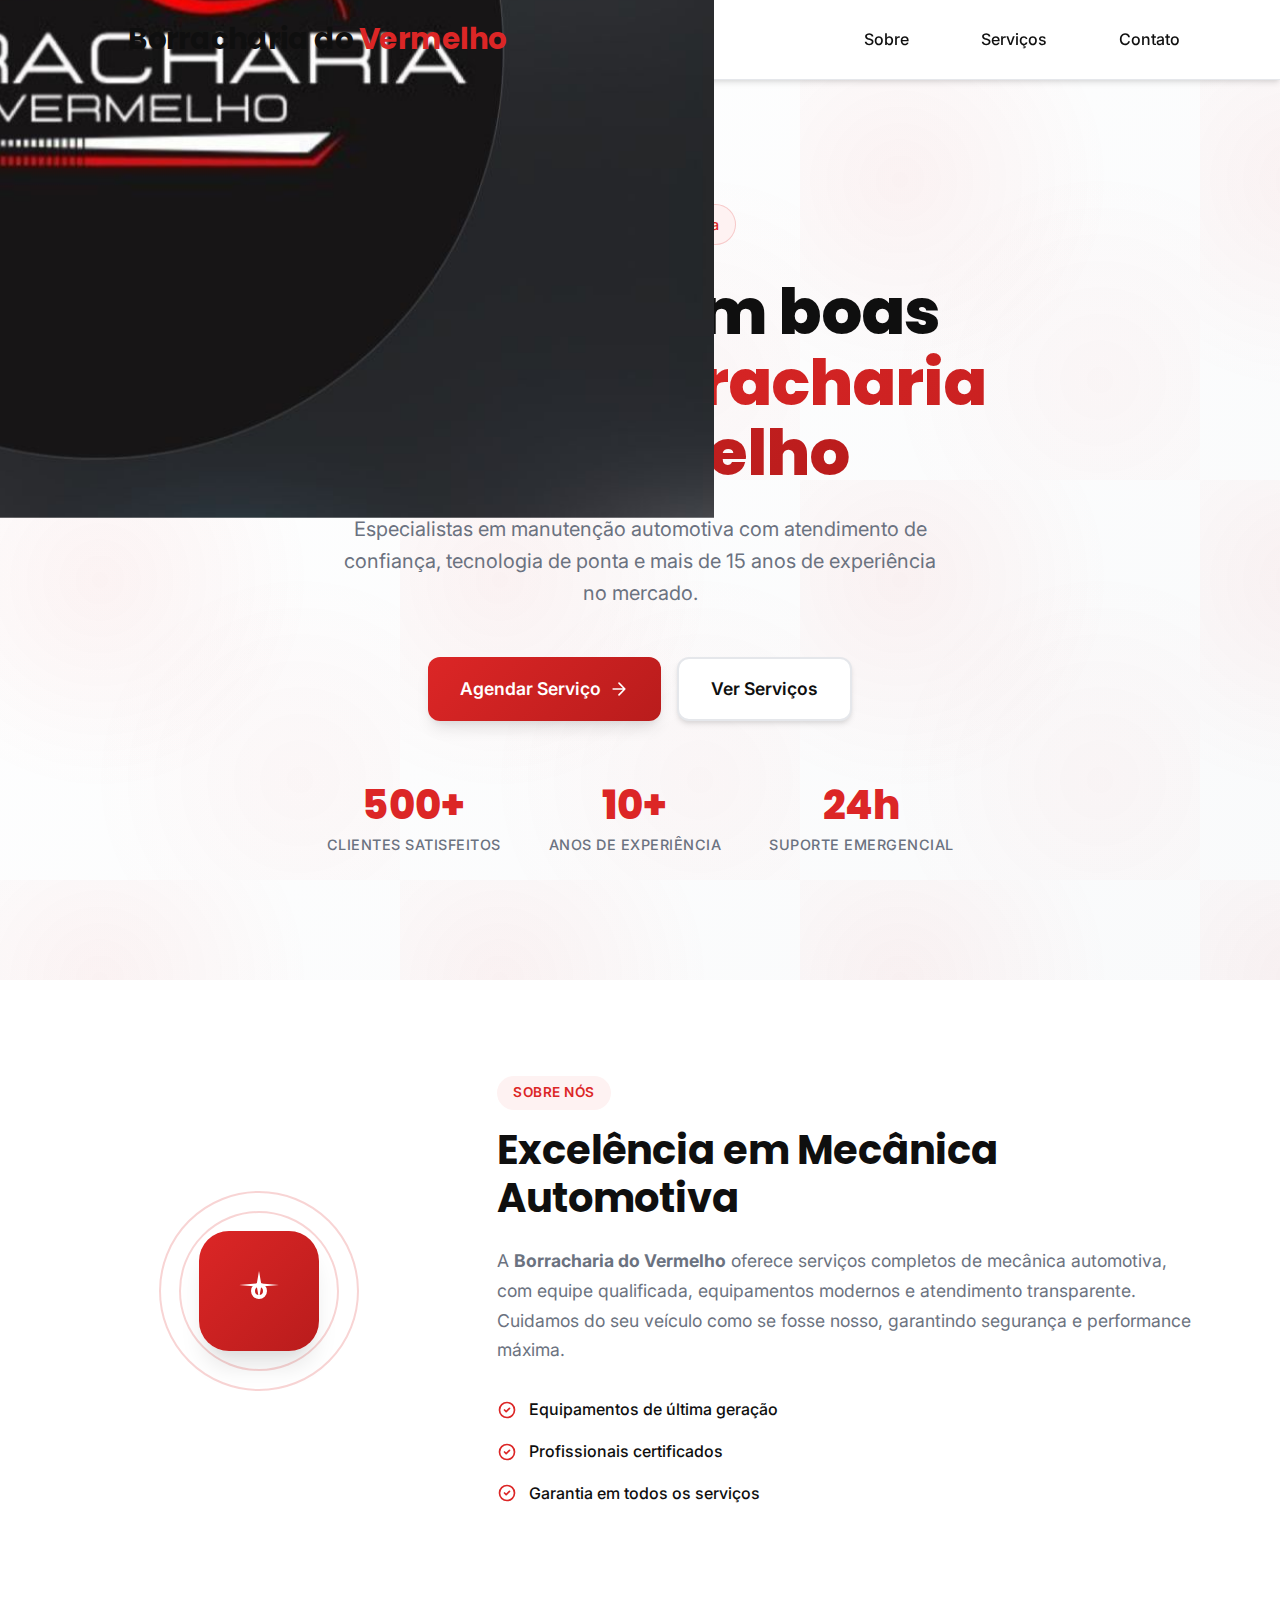
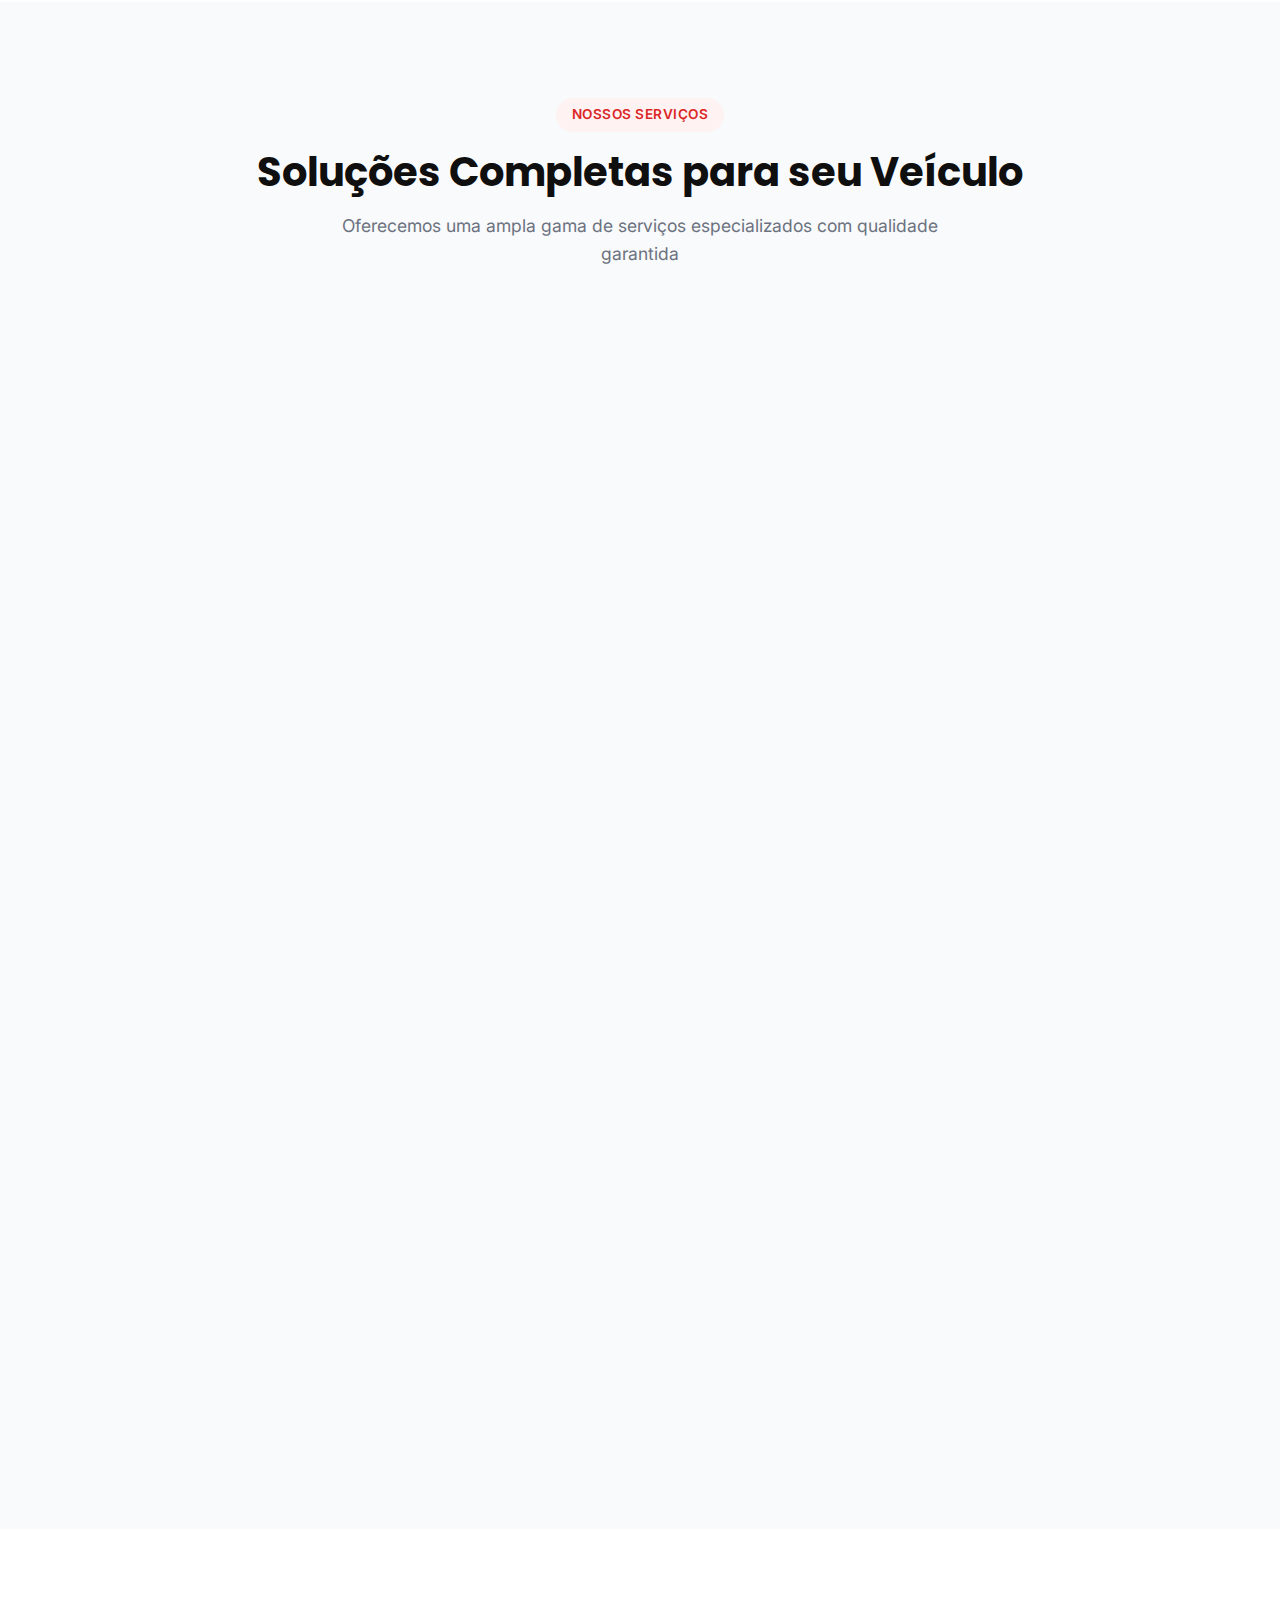
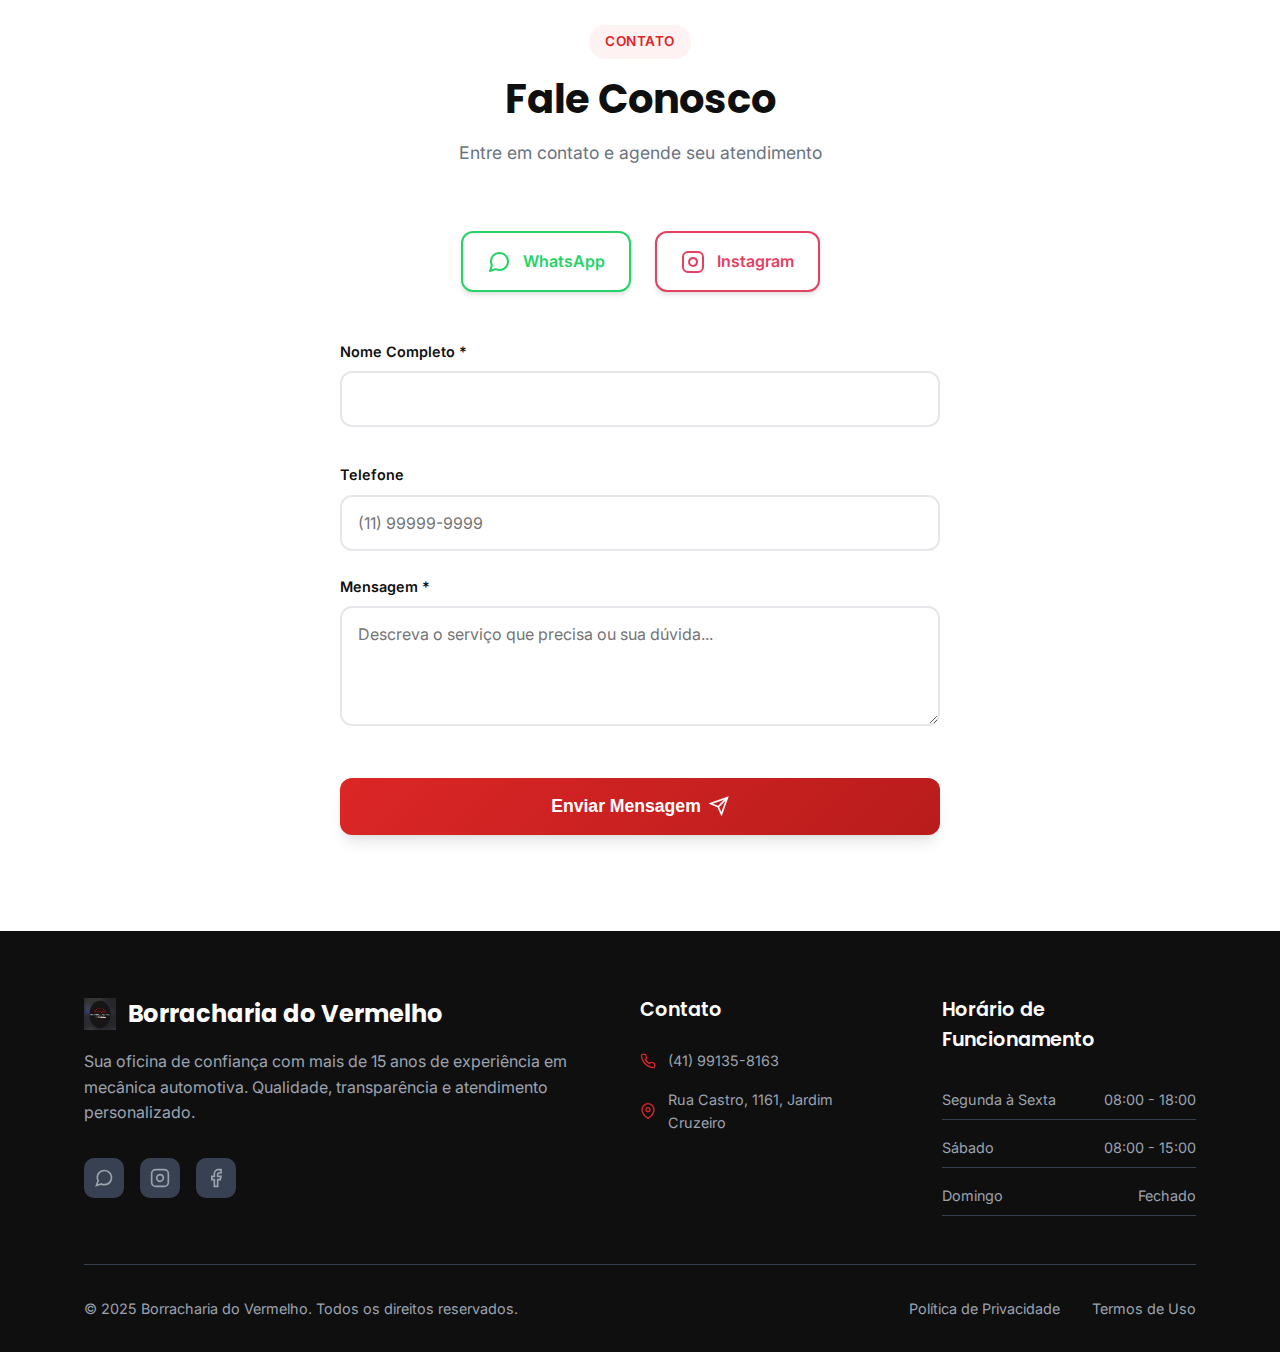
<file: index.html>
<!DOCTYPE html>
<html lang="pt-br">
<head>
  <meta charset="UTF-8" />
  <meta name="viewport" content="width=device-width, initial-scale=1.0"/>
  <title>Borracharia do Vermelho - Oficina Mecânica Profissional</title>
  <meta name="description" content="Borracharia do Vermelho - Oficina especializada em balanceamento, alinhamento digital, cambagem, vulcanização e troca de óleo. Rua Castro, 1161, Jardim Cruzeiro. Atendimento de segunda a sexta das 08h às 18h.">
  <meta name="keywords" content="balanceamento, alinhamento digital, cambagem, remendo a frio, vulcanização, troca de óleo, oficina, pneus">
  
  <!-- Fonts -->
  <link href="https://fonts.googleapis.com/css2?family=Inter:wght@300;400;500;600;700;800&family=Poppins:wght@400;500;600;700;800&display=swap" rel="stylesheet">
  
  <!-- Bootstrap Icons -->
  <link rel="stylesheet" href="https://cdn.jsdelivr.net/npm/bootstrap-icons@1.11.3/font/bootstrap-icons.min.css">
  
  <!-- CSS -->
  <link rel="stylesheet" href="style.css">
  
  <!-- Favicon -->
  <link rel="icon" type="image/svg+xml" href="data:image/svg+xml,%3Csvg xmlns='http://www.w3.org/2000/svg' viewBox='0 0 24 24' fill='%23dc2626'%3E%3Cpath d='M12 2L13.09 8.26L22 9L13.09 9.74L12 16L10.91 9.74L2 9L10.91 8.26L12 2Z'/%3E%3C/svg%3E">
</head>
<body>
  <!-- Header -->
  <header class="header" id="header">
    <div class="container header-content">
      <a href="#" class="logo" aria-label="TorqueMax - Página inicial">
        <div class="logo-icon">
          <img src="public/images/logo-borracharia.jpg" alt="Borracharia do Vermelho" />
        </div>
        <span class="logo-text">Borracharia do <span class="red">Vermelho</span></span>
      </a>
      
      <nav class="nav" id="nav" role="navigation">
        <ul>
          <li><a href="#sobre">Sobre</a></li>
          <li><a href="#servicos">Serviços</a></li>
          <li><a href="#contato">Contato</a></li>
        </ul>
      </nav>
      
      <button class="hamburger" id="hamburger" aria-label="Abrir menu de navegação" aria-expanded="false">
        <span></span>
        <span></span>
        <span></span>
      </button>
    </div>
    
    <!-- Mobile Sidebar -->
    <aside class="sidebar" id="sidebar" role="navigation" aria-label="Menu de navegação móvel">
      <div class="sidebar-header">
        <div class="sidebar-logo">
          <img src="public/images/logo-borracharia.jpg" alt="Borracharia do Vermelho" width="32" height="32" />
          <span>Borracharia do Vermelho</span>
        </div>
        <button class="close-sidebar" id="closeSidebar" aria-label="Fechar menu">
          <i class="bi bi-x-lg"></i>
        </button>
      </div>
      <ul>
        <li><a href="#sobre">Sobre</a></li>
        <li><a href="#servicos">Serviços</a></li>
        <li><a href="#contato">Contato</a></li>
      </ul>
    </aside>
    
    <div class="sidebar-overlay" id="sidebarOverlay" aria-hidden="true"></div>
  </header>

  <!-- Hero Section -->
  <section class="hero" id="home">
    <div class="hero-background">
      <div class="hero-pattern"></div>
    </div>
    <div class="container">
      <div class="hero-content">
        <div class="hero-badge">
          <svg width="20" height="20" viewBox="0 0 24 24" fill="none" xmlns="http://www.w3.org/2000/svg">
            <path d="M9 12l2 2 4-4m6 2a9 9 0 11-18 0 9 9 0 0118 0z" stroke="currentColor" stroke-width="2" stroke-linecap="round" stroke-linejoin="round"/>
          </svg>
          <span>Oficina Certificada</span>
        </div>
        
        <h1>Seu carro em boas mãos na <span class="red">Borracharia do Vermelho</span></h1>
        
        <p>Especialistas em manutenção automotiva com atendimento de confiança, tecnologia de ponta e mais de 15 anos de experiência no mercado.</p>
        
        <div class="hero-buttons">
          <a href="#contato" class="btn-primary">
            <span>Agendar Serviço</span>
            <svg width="20" height="20" viewBox="0 0 24 24" fill="none" xmlns="http://www.w3.org/2000/svg">
              <path d="M5 12h14m-7-7l7 7-7 7" stroke="currentColor" stroke-width="2" stroke-linecap="round" stroke-linejoin="round"/>
            </svg>
          </a>
          <a href="#servicos" class="btn-secondary">
            <span>Ver Serviços</span>
          </a>
        </div>
      </div>
      
      <div class="hero-stats">
        <div class="stat">
          <div class="stat-number">500+</div>
          <div class="stat-label">Clientes Satisfeitos</div>
        </div>
        <div class="stat">
          <div class="stat-number">10+</div>
          <div class="stat-label">Anos de Experiência</div>
        </div>
        <div class="stat">
          <div class="stat-number">24h</div>
          <div class="stat-label">Suporte Emergencial</div>
        </div>
      </div>
    </div>
  </section>

  <!-- Sobre a Oficina -->
  <section class="sobre" id="sobre">
    <div class="container">
      <div class="sobre-content">
        <div class="sobre-visual">
          <div class="sobre-icon">
            <svg width="48" height="48" viewBox="0 0 24 24" fill="none" xmlns="http://www.w3.org/2000/svg">
              <path d="M12 2L13.09 8.26L22 9L13.09 9.74L12 16L10.91 9.74L2 9L10.91 8.26L12 2Z" fill="currentColor"/>
              <circle cx="12" cy="12" r="3" fill="none" stroke="currentColor" stroke-width="2"/>
            </svg>
          </div>
          <div class="sobre-decorative">
            <div class="decorative-circle"></div>
            <div class="decorative-circle"></div>
          </div>
        </div>
        
        <div class="sobre-text">
          <div class="section-badge">Sobre Nós</div>
          <h2>Excelência em Mecânica Automotiva</h2>
          <p>
            A <strong>Borracharia do Vermelho</strong> oferece serviços completos de mecânica automotiva, com equipe qualificada, equipamentos modernos e atendimento transparente. Cuidamos do seu veículo como se fosse nosso, garantindo segurança e performance máxima.
          </p>
          
          <div class="sobre-features">
            <div class="feature">
              <svg width="20" height="20" viewBox="0 0 24 24" fill="none" xmlns="http://www.w3.org/2000/svg">
                <path d="M9 12l2 2 4-4m6 2a9 9 0 11-18 0 9 9 0 0118 0z" stroke="currentColor" stroke-width="2" stroke-linecap="round" stroke-linejoin="round"/>
              </svg>
              <span>Equipamentos de última geração</span>
            </div>
            <div class="feature">
              <svg width="20" height="20" viewBox="0 0 24 24" fill="none" xmlns="http://www.w3.org/2000/svg">
                <path d="M9 12l2 2 4-4m6 2a9 9 0 11-18 0 9 9 0 0118 0z" stroke="currentColor" stroke-width="2" stroke-linecap="round" stroke-linejoin="round"/>
              </svg>
              <span>Profissionais certificados</span>
            </div>
            <div class="feature">
              <svg width="20" height="20" viewBox="0 0 24 24" fill="none" xmlns="http://www.w3.org/2000/svg">
                <path d="M9 12l2 2 4-4m6 2a9 9 0 11-18 0 9 9 0 0118 0z" stroke="currentColor" stroke-width="2" stroke-linecap="round" stroke-linejoin="round"/>
              </svg>
              <span>Garantia em todos os serviços</span>
            </div>
          </div>
        </div>
      </div>
    </div>
  </section>

  <!-- Nossos Serviços -->
  <section class="servicos" id="servicos">
    <div class="container">
      <div class="section-header">
        <div class="section-badge">Nossos Serviços</div>
        <h2>Soluções Completas para seu Veículo</h2>
        <p>Oferecemos uma ampla gama de serviços especializados com qualidade garantida</p>
      </div>
      
      <div class="servicos-cards">
  <article class="card">
    <div class="card-icon">
      <svg width="32" height="32" viewBox="0 0 24 24" fill="none" xmlns="http://www.w3.org/2000/svg">
  <circle cx="12" cy="12" r="8" stroke="currentColor" stroke-width="2"/>
  <circle cx="12" cy="12" r="4" stroke="currentColor" stroke-width="1"/>
  <rect x="11" y="4" width="2" height="3" fill="currentColor" rx="1"/>
  <rect x="11" y="17" width="2" height="3" fill="currentColor" rx="1"/>
  <rect x="4" y="11" width="3" height="2" fill="currentColor" rx="1"/>
  <rect x="17" y="11" width="3" height="2" fill="currentColor" rx="1"/>
  <circle cx="12" cy="12" r="1" fill="currentColor"/>
</svg>
    </div>
    <h3>Balanceamento</h3>
    <p>Balanceamento preciso de rodas para eliminar vibrações e garantir dirigibilidade perfeita.</p>
    <div class="card-footer">
    </div>
  </article>
  
  <article class="card featured">
    <div class="card-badge">Mais Procurado</div>
    <div class="card-icon">
      <svg width="32" height="32" viewBox="0 0 24 24" fill="none" xmlns="http://www.w3.org/2000/svg">
  <rect x="2" y="4" width="20" height="12" rx="2" stroke="currentColor" stroke-width="2"/>
  <rect x="4" y="6" width="16" height="8" rx="1" fill="currentColor" opacity="0.1"/>
  <path d="M6 10h12M6 12h8M6 14h10" stroke="currentColor" stroke-width="1"/>
  <circle cx="18" cy="10" r="1" fill="currentColor"/>
  <path d="M2 18h20" stroke="currentColor" stroke-width="2" stroke-linecap="round"/>
  <path d="M8 16v2M16 16v2" stroke="currentColor" stroke-width="1"/>
</svg>
    </div>
    <h3>Alinhamento Digital</h3>
    <p>Alinhamento computadorizado de última geração para máxima precisão e economia de combustível.</p>
    <div class="card-footer">
    </div>
  </article>
  
  <article class="card">
    <div class="card-icon">
      <svg width="32" height="32" viewBox="0 0 24 24" fill="none" xmlns="http://www.w3.org/2000/svg">
  <ellipse cx="12" cy="12" rx="6" ry="8" stroke="currentColor" stroke-width="2" transform="rotate(-10 12 12)"/>
  <ellipse cx="12" cy="12" rx="3" ry="4" stroke="currentColor" stroke-width="1" transform="rotate(-10 12 12)"/>
  <path d="M12 4v16" stroke="currentColor" stroke-width="1" stroke-dasharray="2,2" opacity="0.5"/>
  <path d="M6 6l12 12" stroke="currentColor" stroke-width="1" opacity="0.3"/>
  <text x="18" y="8" font-size="8" fill="currentColor">°</text>
</svg>
    </div>
    <h3>Cambagem</h3>
    <p>Ajuste profissional da cambagem para melhor aderência e desgaste uniforme dos pneus.</p>
    <div class="card-footer">
    </div>
  </article>
  
  <article class="card">
    <div class="card-icon">
      <svg width="32" height="32" viewBox="0 0 24 24" fill="none" xmlns="http://www.w3.org/2000/svg">
  <circle cx="12" cy="12" r="8" stroke="currentColor" stroke-width="2"/>
  <circle cx="12" cy="12" r="4" stroke="currentColor" stroke-width="1"/>
  <rect x="9" y="10" width="6" height="4" fill="currentColor" rx="1" opacity="0.8"/>
  <path d="M10 11h4M10 12h4M10 13h4" stroke="white" stroke-width="0.5"/>
  <path d="M4 4c0 2 1 3 2 3s2-1 2-3" stroke="currentColor" stroke-width="1" fill="none"/>
  <circle cx="5" cy="4" r="0.5" fill="currentColor"/>
</svg>
    </div>
    <h3>Remendo a Frio</h3>
    <p>Reparo especializado de pneus com técnica a frio, garantindo durabilidade e segurança.</p>
    <div class="card-footer">
    </div>
  </article>
  
  <article class="card">
    <div class="card-icon">
      <svg width="32" height="32" viewBox="0 0 24 24" fill="none" xmlns="http://www.w3.org/2000/svg">
  <circle cx="12" cy="12" r="8" stroke="currentColor" stroke-width="2"/>
  <circle cx="12" cy="12" r="4" stroke="currentColor" stroke-width="1"/>
  <rect x="9" y="10" width="6" height="4" fill="currentColor" rx="1" opacity="0.8"/>
  <path d="M10 11h4M10 12h4M10 13h4" stroke="white" stroke-width="0.5"/>
  <path d="M5 3c0 2 1 4 2 4s2-2 2-4c0-1-1-2-2-2s-2 1-2 2z" fill="currentColor" opacity="0.7"/>
  <path d="M6 2c0 1 0.5 2 1 2s1-1 1-2" fill="white" opacity="0.8"/>
</svg>
    </div>
    <h3>Remendo a Quente</h3>
    <p>Técnica de reparo a quente para pneus com maior resistência e vida útil prolongada.</p>
    <div class="card-footer">
    </div>
  </article>
  
  <article class="card">
    <div class="card-icon">
      <svg width="32" height="32" viewBox="0 0 24 24" fill="none" xmlns="http://www.w3.org/2000/svg">
  <circle cx="12" cy="12" r="8" stroke="currentColor" stroke-width="2"/>
  <circle cx="12" cy="12" r="4" stroke="currentColor" stroke-width="1"/>
  <path d="M8 8l8 8M16 8l-8 8" stroke="currentColor" stroke-width="1.5"/>
  <circle cx="12" cy="12" r="2" fill="currentColor" opacity="0.3"/>
  <path d="M12 6v2M12 16v2M6 12h2M16 12h2" stroke="currentColor" stroke-width="1"/>
  <circle cx="12" cy="6" r="1" fill="currentColor"/>
  <circle cx="12" cy="18" r="1" fill="currentColor"/>
</svg>
    </div>
    <h3>Vulcanização</h3>
    <p>Processo completo de vulcanização para recuperação total de pneus danificados.</p>
    <div class="card-footer">
    </div>
  </article>
  
  <article class="card">
    <div class="card-icon">
      <svg width="32" height="32" viewBox="0 0 24 24" fill="none" xmlns="http://www.w3.org/2000/svg">
  <rect x="4" y="8" width="16" height="10" rx="2" stroke="currentColor" stroke-width="2"/>
  <rect x="6" y="10" width="12" height="6" rx="1" fill="currentColor" opacity="0.1"/>
  <path d="M8 12h8M8 14h6" stroke="currentColor" stroke-width="1"/>
  <path d="M12 4c-1 0-2 1-2 2v2h4V6c0-1-1-2-2-2z" stroke="currentColor" stroke-width="1.5" fill="currentColor" opacity="0.2"/>
  <path d="M16 6c0-1 1-2 2-2s2 1 2 2-1 3-2 3-2-2-2-3z" fill="currentColor"/>
  <circle cx="18" cy="5" r="0.5" fill="white"/>
</svg>
    </div>
    <h3>Troca de Óleo</h3>
    <p>Troca completa de óleo do motor com filtros de qualidade premium para máxima proteção.</p>
    <div class="card-footer">
    </div>
  </article>
</div>
    </div>
  </section>

  <!-- Contato -->
  <section class="contato" id="contato">
    <div class="container">
      <div class="contato-content">
        <div class="section-header">
          <div class="section-badge">Contato</div>
          <h2>Fale Conosco</h2>
          <p>Entre em contato e agende seu atendimento</p>
        </div>
        
        <div class="contato-links">
          <a href="https://wa.me/5541991358163" target="_blank" rel="noopener noreferrer" class="contato-icone whatsapp" aria-label="Entrar em contato via WhatsApp">
            <svg width="24" height="24" viewBox="0 0 24 24" fill="none" xmlns="http://www.w3.org/2000/svg">
              <path d="M21 11.5a8.38 8.38 0 0 1-.9 3.8 8.5 8.5 0 0 1-7.6 4.7 8.38 8.38 0 0 1-3.8-.9L3 21l1.9-5.7a8.38 8.38 0 0 1-.9-3.8 8.5 8.5 0 0 1 4.7-7.6 8.38 8.38 0 0 1 3.8-.9h.5a8.48 8.48 0 0 1 8 8v.5z" stroke="currentColor" stroke-width="2" stroke-linecap="round" stroke-linejoin="round"/>
            </svg>
            <span>WhatsApp</span>
          </a>
          
          <a href="https://www.instagram.com/borrachariadovermelho?utm_source=ig_web_button_share_sheet&igsh=ZDNlZDc0MzIxNw==" target="_blank" rel="noopener noreferrer" class="contato-icone instagram" aria-label="Seguir no Instagram">
            <svg width="24" height="24" viewBox="0 0 24 24" fill="none" xmlns="http://www.w3.org/2000/svg">
              <rect x="2" y="2" width="20" height="20" rx="5" ry="5" stroke="currentColor" stroke-width="2"/>
              <path d="m16 11.37A4 4 0 1 1 12.63 8 4 4 0 0 1 16 11.37z" stroke="currentColor" stroke-width="2"/>
              <line x1="17.5" y1="6.5" x2="17.51" y2="6.5" stroke="currentColor" stroke-width="2"/>
            </svg>
            <span>Instagram</span>
          </a>
        </div>
        
        <form class="contato-form" id="contactForm" novalidate>
          
          <div class="form-group">
            <label for="nome">Nome Completo *</label>
            <input type="text" id="nome" name="nome" required aria-describedby="nome-error" />
            <span class="error-message" id="nome-error"></span>
          </div>
          
          
          <div class="form-group">
            <label for="telefone">Telefone</label>
            <input type="tel" id="telefone" name="telefone" placeholder="(11) 99999-9999" />
          </div>
          
          <div class="form-group">
            <label for="mensagem">Mensagem *</label>
            <textarea id="mensagem" name="mensagem" rows="4" required placeholder="Descreva o serviço que precisa ou sua dúvida..." aria-describedby="mensagem-error"></textarea>
            <span class="error-message" id="mensagem-error"></span>
          </div>
          
          <button type="submit" class="btn-red" id="submitBtn">
            <span>Enviar Mensagem</span>
            <svg width="20" height="20" viewBox="0 0 24 24" fill="none" xmlns="http://www.w3.org/2000/svg">
              <line x1="22" y1="2" x2="11" y2="13" stroke="currentColor" stroke-width="2"/>
              <polygon points="22,2 15,22 11,13 2,9 22,2" stroke="currentColor" stroke-width="2"/>
            </svg>
          </button>
        </form>
      </div>
    </div>
  </section>

  <!-- Footer -->
  <footer class="footer">
    <div class="container">
      <div class="footer-content">
        <div class="footer-section">
          <div class="footer-logo">
            <img src="public/images/logo-borracharia.jpg" alt="Borracharia do Vermelho" width="32" height="32" />
            <span>Borracharia do Vermelho</span>
          </div>
          <p>Sua oficina de confiança com mais de 15 anos de experiência em mecânica automotiva. Qualidade, transparência e atendimento personalizado.</p>
          
          <div class="footer-social">
            <a href="https://wa.me/5541991358163" target="_blank" rel="noopener noreferrer" aria-label="WhatsApp">
              <svg width="20" height="20" viewBox="0 0 24 24" fill="none" xmlns="http://www.w3.org/2000/svg">
                <path d="M21 11.5a8.38 8.38 0 0 1-.9 3.8 8.5 8.5 0 0 1-7.6 4.7 8.38 8.38 0 0 1-3.8-.9L3 21l1.9-5.7a8.38 8.38 0 0 1-.9-3.8 8.5 8.5 0 0 1 4.7-7.6 8.38 8.38 0 0 1 3.8-.9h.5a8.48 8.48 0 0 1 8 8v.5z" stroke="currentColor" stroke-width="2"/>
              </svg>
            </a>
            <a href="https://www.instagram.com/borrachariadovermelho?utm_source=ig_web_button_share_sheet&igsh=ZDNlZDc0MzIxNw==" target="_blank" rel="noopener noreferrer" aria-label="Instagram">
              <svg width="20" height="20" viewBox="0 0 24 24" fill="none" xmlns="http://www.w3.org/2000/svg">
                <rect x="2" y="2" width="20" height="20" rx="5" ry="5" stroke="currentColor" stroke-width="2"/>
                <path d="m16 11.37A4 4 0 1 1 12.63 8 4 4 0 0 1 16 11.37z" stroke="currentColor" stroke-width="2"/>
                <line x1="17.5" y1="6.5" x2="17.51" y2="6.5" stroke="currentColor" stroke-width="2"/>
              </svg>
            </a>
            <a href="#" target="_blank" rel="noopener noreferrer" aria-label="Facebook">
              <svg width="20" height="20" viewBox="0 0 24 24" fill="none" xmlns="http://www.w3.org/2000/svg">
                <path d="M18 2h-3a5 5 0 0 0-5 5v3H7v4h3v8h4v-8h3l1-4h-4V7a1 1 0 0 1 1-1h3z" stroke="currentColor" stroke-width="2"/>
              </svg>
            </a>
          </div>
        </div>
        
        <div class="footer-section">
          <h4>Contato</h4>
          <div class="footer-contact">
            <div class="contact-item">
              <svg width="16" height="16" viewBox="0 0 24 24" fill="none" xmlns="http://www.w3.org/2000/svg">
                <path d="M22 16.92v3a2 2 0 0 1-2.18 2 19.79 19.79 0 0 1-8.63-3.07 19.5 19.5 0 0 1-6-6 19.79 19.79 0 0 1-3.07-8.67A2 2 0 0 1 4.11 2h3a2 2 0 0 1 2 1.72 12.84 12.84 0 0 0 .7 2.81 2 2 0 0 1-.45 2.11L8.09 9.91a16 16 0 0 0 6 6l1.27-1.27a2 2 0 0 1 2.11-.45 12.84 12.84 0 0 0 2.81.7A2 2 0 0 1 22 16.92z" stroke="currentColor" stroke-width="2"/>
              </svg>
              <span>(41) 99135-8163</span>
            </div>
            
            <div class="contact-item">
              <svg width="16" height="16" viewBox="0 0 24 24" fill="none" xmlns="http://www.w3.org/2000/svg">
                <path d="M21 10c0 7-9 13-9 13s-9-6-9-13a9 9 0 0 1 18 0z" stroke="currentColor" stroke-width="2"/>
                <circle cx="12" cy="10" r="3" stroke="currentColor" stroke-width="2"/>
              </svg>
              <span>Rua Castro, 1161, Jardim Cruzeiro</span>
            </div>
          </div>
        </div>
        
        <div class="footer-section">
          <h4>Horário de Funcionamento</h4>
          <div class="footer-hours">
            <div class="hour-item">
              <span>Segunda à Sexta</span>
              <span>08:00 - 18:00</span>
            </div>
            <div class="hour-item">
              <span>Sábado</span>
              <span>08:00 - 15:00</span>
            </div>
            <div class="hour-item">
              <span>Domingo</span>
              <span>Fechado</span>
            </div>
          </div>
        </div>
      </div>
      
      <div class="footer-bottom">
        <p>&copy; 2025 Borracharia do Vermelho. Todos os direitos reservados.</p>
        <div class="footer-links">
          <a href="#" aria-label="Política de Privacidade">Política de Privacidade</a>
          <a href="#" aria-label="Termos de Uso">Termos de Uso</a>
        </div>
      </div>
    </div>
  </footer>

  <!-- Back to Top Button -->
  <button class="back-to-top" id="backToTop" aria-label="Voltar ao topo da página">
    <svg viewBox="0 0 24 24" fill="none" xmlns="http://www.w3.org/2000/svg">
      <path d="M12 19V5M5 12l7-7 7 7" stroke="currentColor" stroke-width="2" stroke-linecap="round" stroke-linejoin="round"/>
    </svg>
  </button>

  <!-- Loading Overlay -->
  <div class="loading-overlay" id="loadingOverlay">
    <div class="loading-spinner">
      <div class="spinner"></div>
      <p>Carregando...</p>
    </div>
  </div>

  <!-- JavaScript -->
  <script src="main.js"></script>
</body>
</html>
</file>
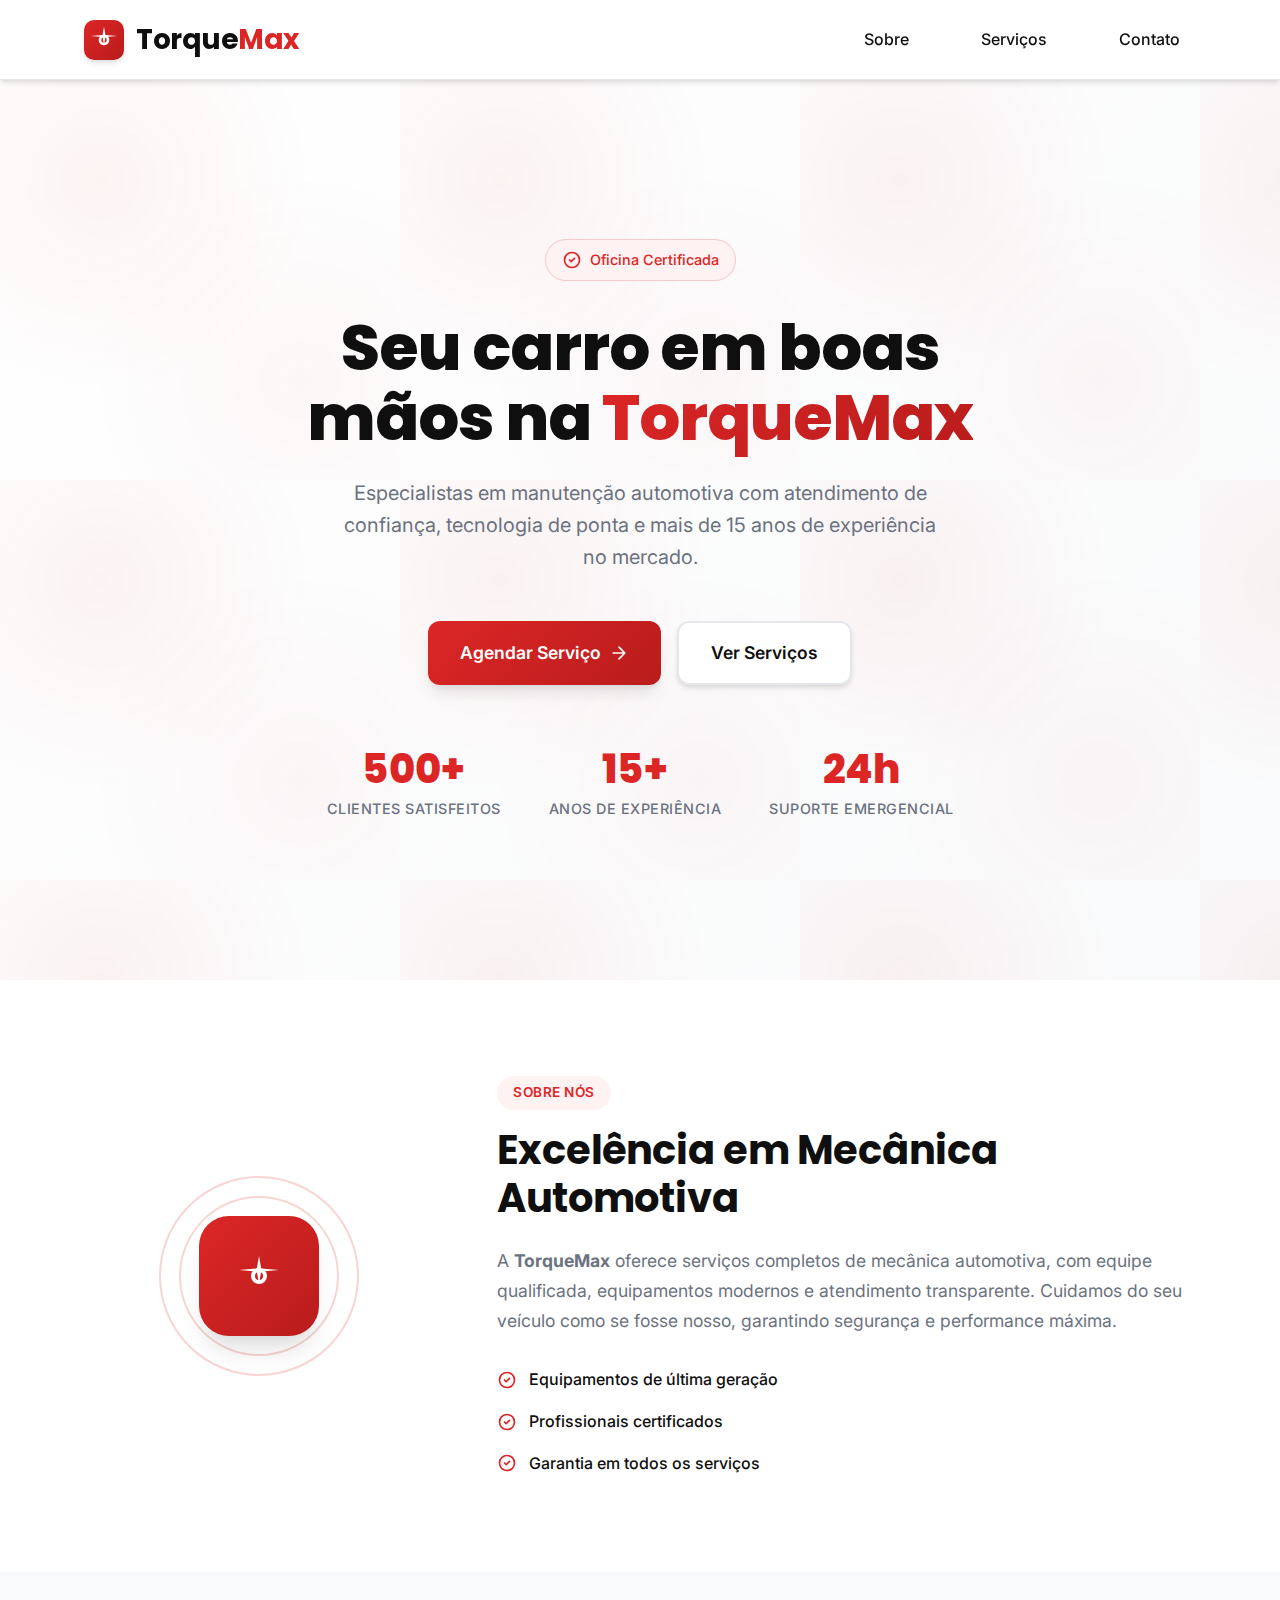
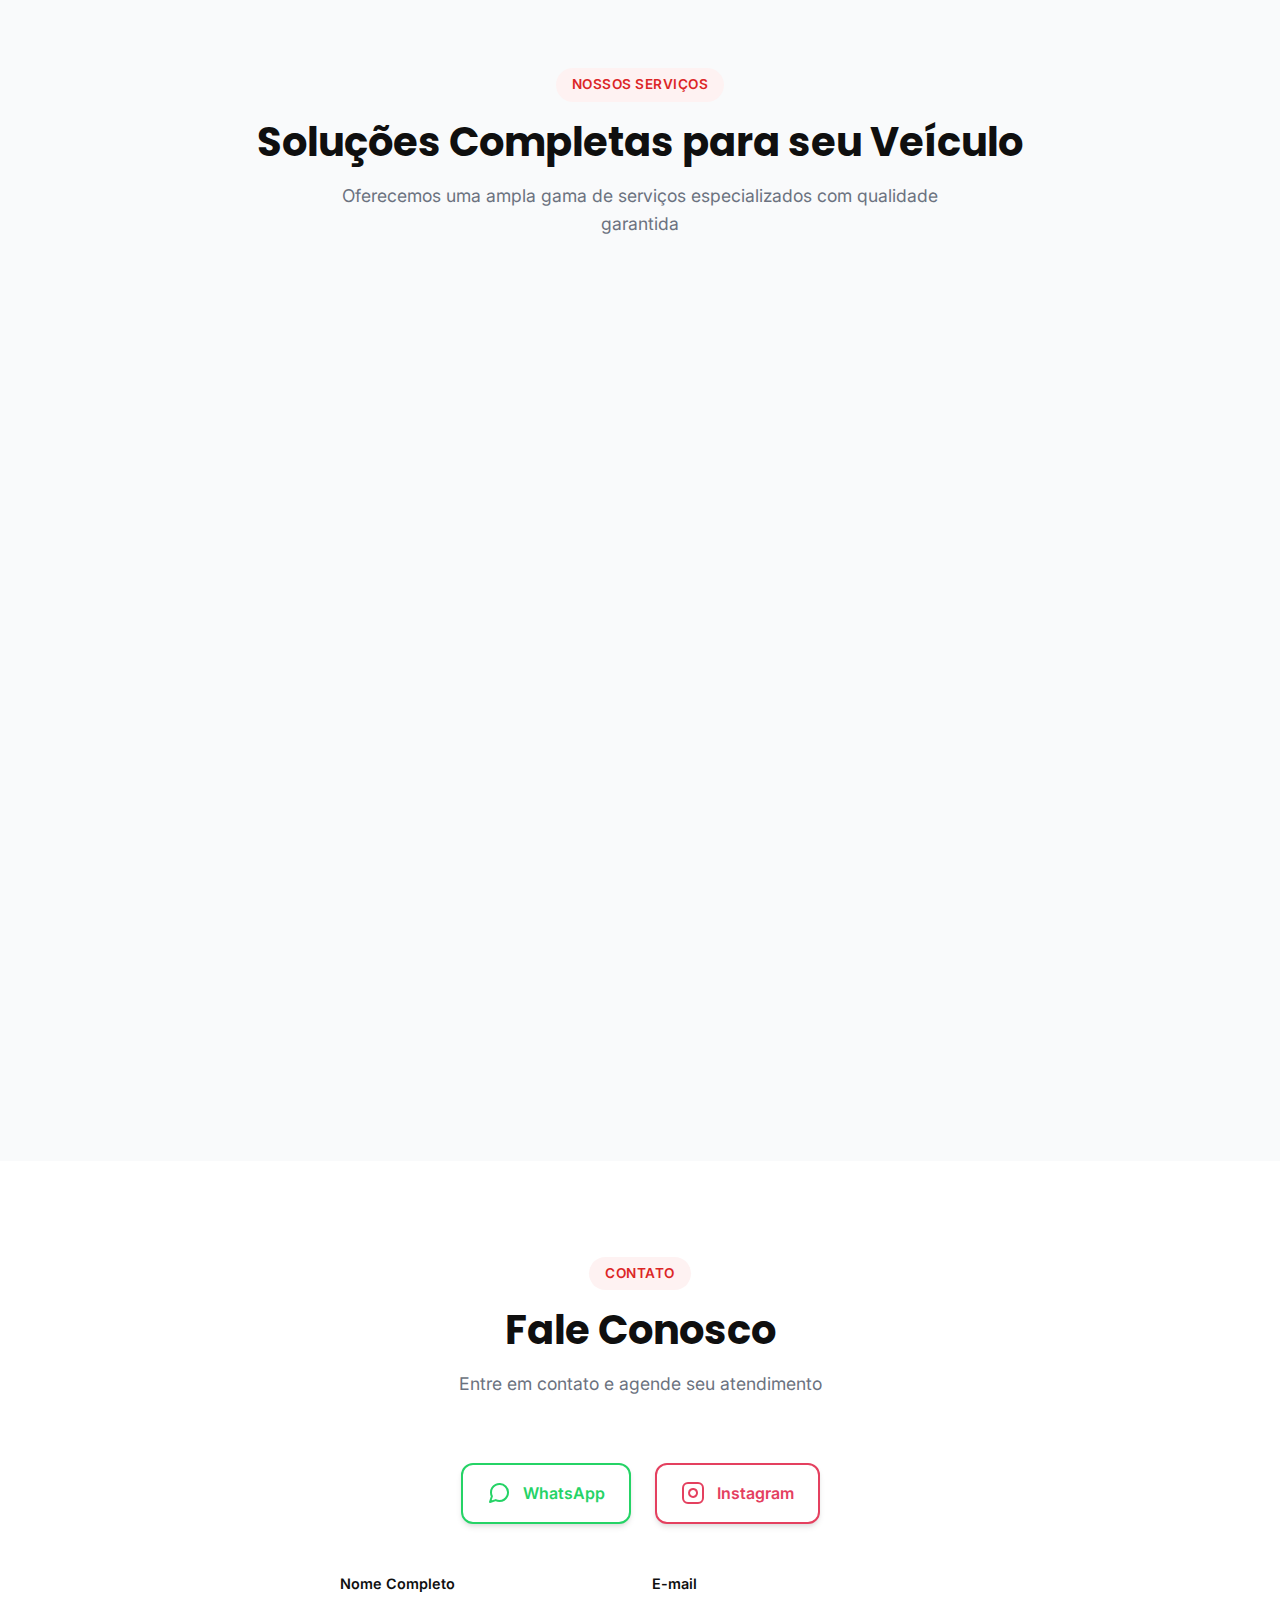
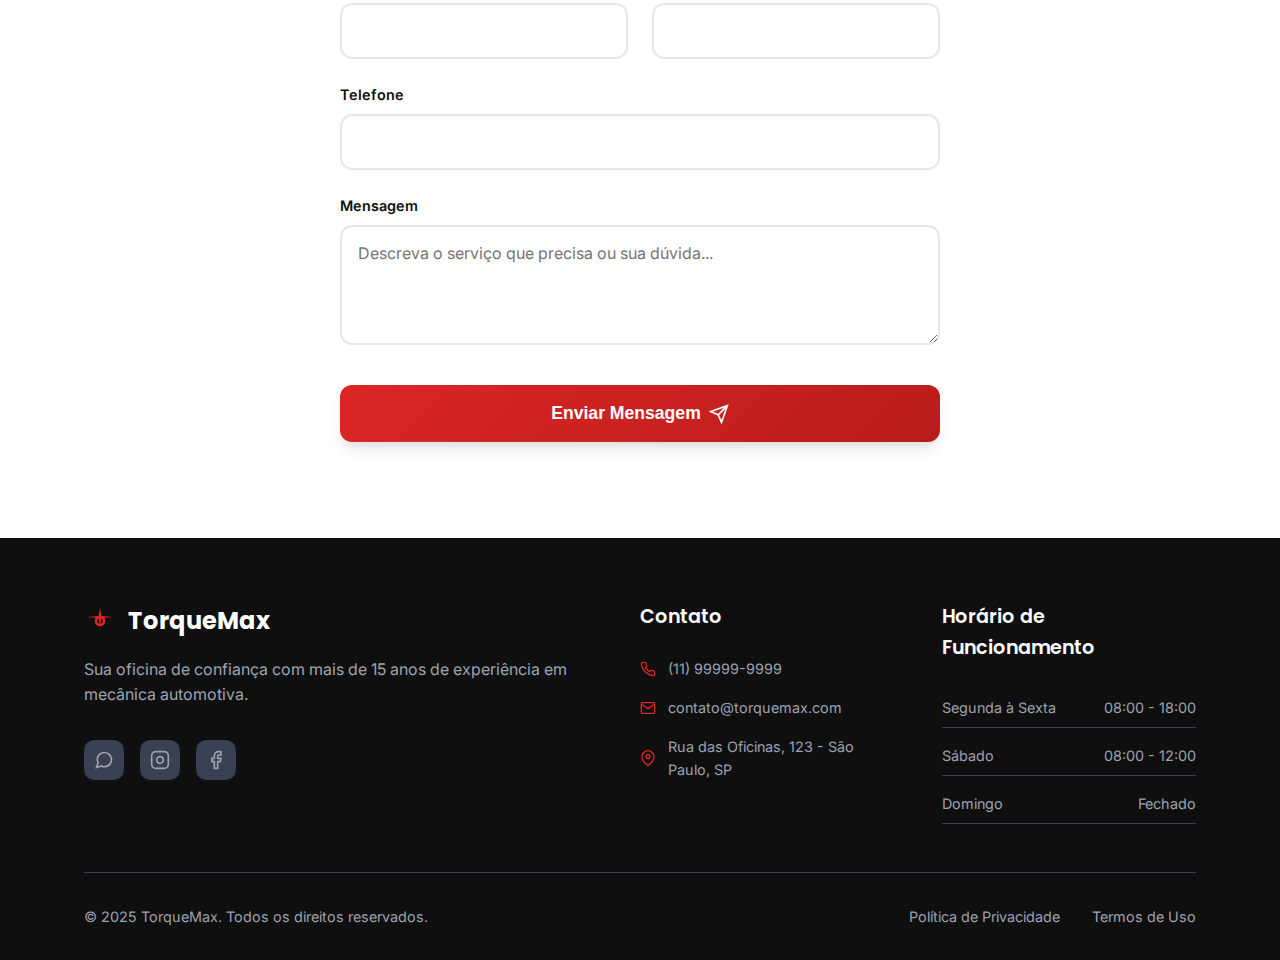
<file: src/index.html>
<!DOCTYPE html>
<html lang="pt-br">
<head>
  <meta charset="UTF-8" />
  <meta name="viewport" content="width=device-width, initial-scale=1.0"/>
  <title>TorqueMax - Oficina Mecânica</title>
  <link rel="stylesheet" href="css/style.css"/>
  <link href="https://fonts.googleapis.com/css2?family=Inter:wght@300;400;500;600;700;800&family=Poppins:wght@400;500;600;700;800&display=swap" rel="stylesheet">
  <link rel="stylesheet" href="https://cdn.jsdelivr.net/npm/bootstrap-icons@1.11.3/font/bootstrap-icons.min.css">
</head>
<body>
  <!-- Header -->
  <header class="header">
    <div class="container header-content">
      <div class="logo">
        <div class="logo-icon">
          <svg width="32" height="32" viewBox="0 0 24 24" fill="none" xmlns="http://www.w3.org/2000/svg">
            <path d="M12 2L13.09 8.26L22 9L13.09 9.74L12 16L10.91 9.74L2 9L10.91 8.26L12 2Z" fill="currentColor"/>
            <circle cx="12" cy="12" r="3" fill="none" stroke="currentColor" stroke-width="2"/>
          </svg>
        </div>
        <span class="logo-text">Torque<span class="red">Max</span></span>
      </div>
      <nav class="nav" id="nav">
        <ul>
          <li><a href="#sobre">Sobre</a></li>
          <li><a href="#servicos">Serviços</a></li>
          <li><a href="#contato">Contato</a></li>
        </ul>
      </nav>
      <button class="hamburger" id="hamburger" aria-label="Abrir menu">
        <span></span>
        <span></span>
        <span></span>
      </button>
    </div>
    <aside class="sidebar" id="sidebar">
      <div class="sidebar-header">
        <div class="sidebar-logo">
          <svg width="24" height="24" viewBox="0 0 24 24" fill="none" xmlns="http://www.w3.org/2000/svg">
            <path d="M12 2L13.09 8.26L22 9L13.09 9.74L12 16L10.91 9.74L2 9L10.91 8.26L12 2Z" fill="currentColor"/>
            <circle cx="12" cy="12" r="3" fill="none" stroke="currentColor" stroke-width="2"/>
          </svg>
          <span>TorqueMax</span>
        </div>
        <button class="close-sidebar" id="closeSidebar" aria-label="Fechar menu">
          <i class="bi bi-x-lg"></i>
        </button>
      </div>
      <ul>
        <li><a href="#sobre" onclick="closeSidebar()">Sobre</a></li>
        <li><a href="#servicos" onclick="closeSidebar()">Serviços</a></li>
        <li><a href="#contato" onclick="closeSidebar()">Contato</a></li>
      </ul>
    </aside>
    <div class="sidebar-overlay" id="sidebarOverlay"></div>
  </header>

  <!-- Hero Section -->
  <section class="hero">
    <div class="hero-background">
      <div class="hero-pattern"></div>
    </div>
    <div class="hero-content">
      <div class="hero-badge">
        <svg width="20" height="20" viewBox="0 0 24 24" fill="none" xmlns="http://www.w3.org/2000/svg">
          <path d="M9 12l2 2 4-4m6 2a9 9 0 11-18 0 9 9 0 0118 0z" stroke="currentColor" stroke-width="2" stroke-linecap="round" stroke-linejoin="round"/>
        </svg>
        <span>Oficina Certificada</span>
      </div>
      <h1>Seu carro em boas mãos na <span class="red">TorqueMax</span></h1>
      <p>Especialistas em manutenção automotiva com atendimento de confiança, tecnologia de ponta e mais de 15 anos de experiência no mercado.</p>
      <div class="hero-buttons">
        <a href="#contato" class="btn-primary">
          <span>Agendar Serviço</span>
          <svg width="20" height="20" viewBox="0 0 24 24" fill="none" xmlns="http://www.w3.org/2000/svg">
            <path d="M5 12h14m-7-7l7 7-7 7" stroke="currentColor" stroke-width="2" stroke-linecap="round" stroke-linejoin="round"/>
          </svg>
        </a>
        <a href="#servicos" class="btn-secondary">Ver Serviços</a>
      </div>
    </div>
    <div class="hero-stats">
      <div class="stat">
        <div class="stat-number">500+</div>
        <div class="stat-label">Clientes Satisfeitos</div>
      </div>
      <div class="stat">
        <div class="stat-number">15+</div>
        <div class="stat-label">Anos de Experiência</div>
      </div>
      <div class="stat">
        <div class="stat-number">24h</div>
        <div class="stat-label">Suporte Emergencial</div>
      </div>
    </div>
  </section>

  <!-- Sobre a Oficina -->
  <section class="sobre" id="sobre">
    <div class="container">
      <div class="sobre-content">
        <div class="sobre-visual">
          <div class="sobre-icon">
            <svg width="48" height="48" viewBox="0 0 24 24" fill="none" xmlns="http://www.w3.org/2000/svg">
              <path d="M12 2L13.09 8.26L22 9L13.09 9.74L12 16L10.91 9.74L2 9L10.91 8.26L12 2Z" fill="currentColor"/>
              <circle cx="12" cy="12" r="3" fill="none" stroke="currentColor" stroke-width="2"/>
            </svg>
          </div>
          <div class="sobre-decorative">
            <div class="decorative-circle"></div>
            <div class="decorative-circle"></div>
          </div>
        </div>
        <div class="sobre-text">
          <div class="section-badge">Sobre Nós</div>
          <h2>Excelência em Mecânica Automotiva</h2>
          <p>
            A <strong>TorqueMax</strong> oferece serviços completos de mecânica automotiva, com equipe qualificada, equipamentos modernos e atendimento transparente. Cuidamos do seu veículo como se fosse nosso, garantindo segurança e performance máxima.
          </p>
          <div class="sobre-features">
            <div class="feature">
              <svg width="20" height="20" viewBox="0 0 24 24" fill="none" xmlns="http://www.w3.org/2000/svg">
                <path d="M9 12l2 2 4-4m6 2a9 9 0 11-18 0 9 9 0 0118 0z" stroke="currentColor" stroke-width="2" stroke-linecap="round" stroke-linejoin="round"/>
              </svg>
              <span>Equipamentos de última geração</span>
            </div>
            <div class="feature">
              <svg width="20" height="20" viewBox="0 0 24 24" fill="none" xmlns="http://www.w3.org/2000/svg">
                <path d="M9 12l2 2 4-4m6 2a9 9 0 11-18 0 9 9 0 0118 0z" stroke="currentColor" stroke-width="2" stroke-linecap="round" stroke-linejoin="round"/>
              </svg>
              <span>Profissionais certificados</span>
            </div>
            <div class="feature">
              <svg width="20" height="20" viewBox="0 0 24 24" fill="none" xmlns="http://www.w3.org/2000/svg">
                <path d="M9 12l2 2 4-4m6 2a9 9 0 11-18 0 9 9 0 0118 0z" stroke="currentColor" stroke-width="2" stroke-linecap="round" stroke-linejoin="round"/>
              </svg>
              <span>Garantia em todos os serviços</span>
            </div>
          </div>
        </div>
      </div>
    </div>
  </section>

  <!-- Nossos Serviços -->
  <section class="servicos" id="servicos">
    <div class="container">
      <div class="section-header">
        <div class="section-badge">Nossos Serviços</div>
        <h2>Soluções Completas para seu Veículo</h2>
        <p>Oferecemos uma ampla gama de serviços especializados com qualidade garantida</p>
      </div>
      <div class="servicos-cards">
        <div class="card">
          <div class="card-icon">
            <svg width="32" height="32" viewBox="0 0 24 24" fill="none" xmlns="http://www.w3.org/2000/svg">
              <path d="M12 2v20M17 5H9.5a3.5 3.5 0 0 0 0 7h5a3.5 3.5 0 0 1 0 7H6" stroke="currentColor" stroke-width="2" stroke-linecap="round" stroke-linejoin="round"/>
            </svg>
          </div>
          <h3>Troca de Óleo</h3>
          <p>Lubrificação eficiente para maior vida útil do motor com óleos premium.</p>
          <div class="card-footer">
            <span class="price">A partir de R$ 80</span>
          </div>
        </div>
        <div class="card featured">
          <div class="card-badge">Mais Procurado</div>
          <div class="card-icon">
            <svg width="32" height="32" viewBox="0 0 24 24" fill="none" xmlns="http://www.w3.org/2000/svg">
              <rect x="2" y="3" width="20" height="14" rx="2" ry="2" stroke="currentColor" stroke-width="2"/>
              <line x1="8" y1="21" x2="16" y2="21" stroke="currentColor" stroke-width="2"/>
              <line x1="12" y1="17" x2="12" y2="21" stroke="currentColor" stroke-width="2"/>
            </svg>
          </div>
          <h3>Diagnóstico Eletrônico</h3>
          <p>Identificação precisa de falhas com scanner automotivo de última geração.</p>
          <div class="card-footer">
            <span class="price">A partir de R$ 120</span>
          </div>
        </div>
        <div class="card">
          <div class="card-icon">
            <svg width="32" height="32" viewBox="0 0 24 24" fill="none" xmlns="http://www.w3.org/2000/svg">
              <path d="M3 9l9-7 9 7v11a2 2 0 0 1-2 2H5a2 2 0 0 1-2-2z" stroke="currentColor" stroke-width="2"/>
              <polyline points="9,22 9,12 15,12 15,22" stroke="currentColor" stroke-width="2"/>
            </svg>
          </div>
          <h3>Suspensão</h3>
          <p>Conforto e estabilidade com revisão completa da suspensão.</p>
          <div class="card-footer">
            <span class="price">A partir de R$ 200</span>
          </div>
        </div>
        <div class="card">
          <div class="card-icon">
            <svg width="32" height="32" viewBox="0 0 24 24" fill="none" xmlns="http://www.w3.org/2000/svg">
              <path d="M18 10h-1.26A8 8 0 1 0 9 20h9a5 5 0 0 0 0-10z" stroke="currentColor" stroke-width="2"/>
            </svg>
          </div>
          <h3>Ar Condicionado</h3>
          <p>Manutenção e higienização para seu conforto em todas as estações.</p>
          <div class="card-footer">
            <span class="price">A partir de R$ 150</span>
          </div>
        </div>
        <div class="card">
          <div class="card-icon">
            <svg width="32" height="32" viewBox="0 0 24 24" fill="none" xmlns="http://www.w3.org/2000/svg">
              <path d="M9 12l2 2 4-4m6 2a9 9 0 11-18 0 9 9 0 0118 0z" stroke="currentColor" stroke-width="2" stroke-linecap="round" stroke-linejoin="round"/>
            </svg>
          </div>
          <h3>Revisão Completa</h3>
          <p>Inspeção detalhada para sua segurança e tranquilidade total.</p>
          <div class="card-footer">
            <span class="price">A partir de R$ 300</span>
          </div>
        </div>
      </div>
    </div>
  </section>

  <!-- Contato -->
  <section class="contato" id="contato">
    <div class="container">
      <div class="contato-content">
        <div class="section-header">
          <div class="section-badge">Contato</div>
          <h2>Fale Conosco</h2>
          <p>Entre em contato e agende seu atendimento</p>
        </div>
        <div class="contato-links">
          <a href="https://wa.me/SEUNUMEROAQUI" target="_blank" class="contato-icone whatsapp" aria-label="WhatsApp">
            <svg width="24" height="24" viewBox="0 0 24 24" fill="none" xmlns="http://www.w3.org/2000/svg">
              <path d="M21 11.5a8.38 8.38 0 0 1-.9 3.8 8.5 8.5 0 0 1-7.6 4.7 8.38 8.38 0 0 1-3.8-.9L3 21l1.9-5.7a8.38 8.38 0 0 1-.9-3.8 8.5 8.5 0 0 1 4.7-7.6 8.38 8.38 0 0 1 3.8-.9h.5a8.48 8.48 0 0 1 8 8v.5z" stroke="currentColor" stroke-width="2" stroke-linecap="round" stroke-linejoin="round"/>
            </svg>
            <span>WhatsApp</span>
          </a>
          <a href="https://instagram.com/SEUINSTAGRAMAQUI" target="_blank" class="contato-icone instagram" aria-label="Instagram">
            <svg width="24" height="24" viewBox="0 0 24 24" fill="none" xmlns="http://www.w3.org/2000/svg">
              <rect x="2" y="2" width="20" height="20" rx="5" ry="5" stroke="currentColor" stroke-width="2"/>
              <path d="m16 11.37A4 4 0 1 1 12.63 8 4 4 0 0 1 16 11.37z" stroke="currentColor" stroke-width="2"/>
              <line x1="17.5" y1="6.5" x2="17.51" y2="6.5" stroke="currentColor" stroke-width="2"/>
            </svg>
            <span>Instagram</span>
          </a>
        </div>
        <form class="contato-form">
          <div class="form-row">
            <div class="form-group">
              <label for="nome">Nome Completo</label>
              <input type="text" id="nome" name="nome" required />
            </div>
            <div class="form-group">
              <label for="email">E-mail</label>
              <input type="email" id="email" name="email" required />
            </div>
          </div>
          <div class="form-group">
            <label for="telefone">Telefone</label>
            <input type="tel" id="telefone" name="telefone" />
          </div>
          <div class="form-group">
            <label for="mensagem">Mensagem</label>
            <textarea id="mensagem" name="mensagem" rows="4" required placeholder="Descreva o serviço que precisa ou sua dúvida..."></textarea>
          </div>
          <button type="submit" class="btn-red">
            <span>Enviar Mensagem</span>
            <svg width="20" height="20" viewBox="0 0 24 24" fill="none" xmlns="http://www.w3.org/2000/svg">
              <line x1="22" y1="2" x2="11" y2="13" stroke="currentColor" stroke-width="2"/>
              <polygon points="22,2 15,22 11,13 2,9 22,2" stroke="currentColor" stroke-width="2"/>
            </svg>
          </button>
        </form>
      </div>
    </div>
  </section>

  <!-- Footer -->
  <footer class="footer">
    <div class="container">
      <div class="footer-content">
        <div class="footer-section">
          <div class="footer-logo">
            <svg width="32" height="32" viewBox="0 0 24 24" fill="none" xmlns="http://www.w3.org/2000/svg">
              <path d="M12 2L13.09 8.26L22 9L13.09 9.74L12 16L10.91 9.74L2 9L10.91 8.26L12 2Z" fill="currentColor"/>
              <circle cx="12" cy="12" r="3" fill="none" stroke="currentColor" stroke-width="2"/>
            </svg>
            <span>TorqueMax</span>
          </div>
          <p>Sua oficina de confiança com mais de 15 anos de experiência em mecânica automotiva.</p>
          <div class="footer-social">
            <a href="#" aria-label="WhatsApp">
              <svg width="20" height="20" viewBox="0 0 24 24" fill="none" xmlns="http://www.w3.org/2000/svg">
                <path d="M21 11.5a8.38 8.38 0 0 1-.9 3.8 8.5 8.5 0 0 1-7.6 4.7 8.38 8.38 0 0 1-3.8-.9L3 21l1.9-5.7a8.38 8.38 0 0 1-.9-3.8 8.5 8.5 0 0 1 4.7-7.6 8.38 8.38 0 0 1 3.8-.9h.5a8.48 8.48 0 0 1 8 8v.5z" stroke="currentColor" stroke-width="2"/>
              </svg>
            </a>
            <a href="#" aria-label="Instagram">
              <svg width="20" height="20" viewBox="0 0 24 24" fill="none" xmlns="http://www.w3.org/2000/svg">
                <rect x="2" y="2" width="20" height="20" rx="5" ry="5" stroke="currentColor" stroke-width="2"/>
                <path d="m16 11.37A4 4 0 1 1 12.63 8 4 4 0 0 1 16 11.37z" stroke="currentColor" stroke-width="2"/>
                <line x1="17.5" y1="6.5" x2="17.51" y2="6.5" stroke="currentColor" stroke-width="2"/>
              </svg>
            </a>
            <a href="#" aria-label="Facebook">
              <svg width="20" height="20" viewBox="0 0 24 24" fill="none" xmlns="http://www.w3.org/2000/svg">
                <path d="M18 2h-3a5 5 0 0 0-5 5v3H7v4h3v8h4v-8h3l1-4h-4V7a1 1 0 0 1 1-1h3z" stroke="currentColor" stroke-width="2"/>
              </svg>
            </a>
          </div>
        </div>
        <div class="footer-section">
          <h4>Contato</h4>
          <div class="footer-contact">
            <div class="contact-item">
              <svg width="16" height="16" viewBox="0 0 24 24" fill="none" xmlns="http://www.w3.org/2000/svg">
                <path d="M22 16.92v3a2 2 0 0 1-2.18 2 19.79 19.79 0 0 1-8.63-3.07 19.5 19.5 0 0 1-6-6 19.79 19.79 0 0 1-3.07-8.67A2 2 0 0 1 4.11 2h3a2 2 0 0 1 2 1.72 12.84 12.84 0 0 0 .7 2.81 2 2 0 0 1-.45 2.11L8.09 9.91a16 16 0 0 0 6 6l1.27-1.27a2 2 0 0 1 2.11-.45 12.84 12.84 0 0 0 2.81.7A2 2 0 0 1 22 16.92z" stroke="currentColor" stroke-width="2"/>
              </svg>
              <span>(11) 99999-9999</span>
            </div>
            <div class="contact-item">
              <svg width="16" height="16" viewBox="0 0 24 24" fill="none" xmlns="http://www.w3.org/2000/svg">
                <path d="M4 4h16c1.1 0 2 .9 2 2v12c0 1.1-.9 2-2 2H4c-1.1 0-2-.9-2-2V6c0-1.1.9-2 2-2z" stroke="currentColor" stroke-width="2"/>
                <polyline points="22,6 12,13 2,6" stroke="currentColor" stroke-width="2"/>
              </svg>
              <span>contato@torquemax.com</span>
            </div>
            <div class="contact-item">
              <svg width="16" height="16" viewBox="0 0 24 24" fill="none" xmlns="http://www.w3.org/2000/svg">
                <path d="M21 10c0 7-9 13-9 13s-9-6-9-13a9 9 0 0 1 18 0z" stroke="currentColor" stroke-width="2"/>
                <circle cx="12" cy="10" r="3" stroke="currentColor" stroke-width="2"/>
              </svg>
              <span>Rua das Oficinas, 123 - São Paulo, SP</span>
            </div>
          </div>
        </div>
        <div class="footer-section">
          <h4>Horário de Funcionamento</h4>
          <div class="footer-hours">
            <div class="hour-item">
              <span>Segunda à Sexta</span>
              <span>08:00 - 18:00</span>
            </div>
            <div class="hour-item">
              <span>Sábado</span>
              <span>08:00 - 12:00</span>
            </div>
            <div class="hour-item">
              <span>Domingo</span>
              <span>Fechado</span>
            </div>
          </div>
        </div>
      </div>
      <div class="footer-bottom">
        <p>&copy; 2025 TorqueMax. Todos os direitos reservados.</p>
        <div class="footer-links">
          <a href="#">Política de Privacidade</a>
          <a href="#">Termos de Uso</a>
        </div>
      </div>
    </div>
  </footer>
  <!-- Back to Top Button -->
  <button class="back-to-top" id="backToTop" aria-label="Voltar ao topo">
    <svg viewBox="0 0 24 24" fill="none" xmlns="http://www.w3.org/2000/svg">
      <path d="M12 19V5M5 12l7-7 7 7" stroke="currentColor" stroke-width="2" stroke-linecap="round" stroke-linejoin="round"/>
    </svg>
  </button>

  <script src="js/main.js"></script>
</body>
</html>
</file>
<file: style.css>
:root {
  --red: #dc2626;
  --red-dark: #b91c1c;
  --red-light: #fef2f2;
  --black: #0f0f0f;
  --gray: #6b7280;
  --gray-light: #f9fafb;
  --gray-medium: #e5e7eb;
  --white: #ffffff;
  --shadow: 0 4px 6px -1px rgba(0, 0, 0, 0.1), 0 2px 4px -1px rgba(0, 0, 0, 0.06);
  --shadow-lg: 0 10px 15px -3px rgba(0, 0, 0, 0.1), 0 4px 6px -2px rgba(0, 0, 0, 0.05);
  --shadow-xl: 0 20px 25px -5px rgba(0, 0, 0, 0.1), 0 10px 10px -5px rgba(0, 0, 0, 0.04);
  --radius: 12px;
  --radius-lg: 16px;
  --font-primary: "Inter", -apple-system, BlinkMacSystemFont, "Segoe UI", sans-serif;
  --font-heading: "Poppins", -apple-system, BlinkMacSystemFont, "Segoe UI", sans-serif;
  --gradient-red: linear-gradient(135deg, #dc2626 0%, #b91c1c 100%);
  --gradient-gray: linear-gradient(135deg, #f9fafb 0%, #e5e7eb 100%);
  --transition: all 0.3s cubic-bezier(0.4, 0, 0.2, 1);
}

/* Reset e Base */
* {
  box-sizing: border-box;
  margin: 0;
  padding: 0;
}

html {
  scroll-behavior: smooth;
  scroll-padding-top: 100px;
}

body {
  font-family: var(--font-primary);
  background: var(--white);
  color: var(--black);
  line-height: 1.6;
  font-size: 16px;
  overflow-x: hidden;
}

.container {
  width: 90%;
  max-width: 1200px;
  margin: 0 auto;
  padding: 0 20px;
}

/* Loading Overlay */
.loading-overlay {
  position: fixed;
  top: 0;
  left: 0;
  width: 100%;
  height: 100%;
  background: rgba(255, 255, 255, 0.95);
  display: flex;
  align-items: center;
  justify-content: center;
  z-index: 9999;
  opacity: 0;
  visibility: hidden;
  transition: var(--transition);
}

.loading-overlay.active {
  opacity: 1;
  visibility: visible;
}

.loading-spinner {
  text-align: center;
}

.spinner {
  width: 40px;
  height: 40px;
  border: 4px solid var(--gray-medium);
  border-top: 4px solid var(--red);
  border-radius: 50%;
  animation: spin 1s linear infinite;
  margin: 0 auto 1rem;
}

@keyframes spin {
  0% { transform: rotate(0deg); }
  100% { transform: rotate(360deg); }
}

/* Header */
.header {
  background: rgba(255, 255, 255, 0.95);
  backdrop-filter: blur(10px);
  box-shadow: var(--shadow);
  position: fixed;
  width: 100%;
  top: 0;
  z-index: 100;
  height: 80px;
  border-bottom: 1px solid var(--gray-medium);
  transition: var(--transition);
}

.header-content {
  display: flex;
  align-items: center;
  justify-content: space-between;
  height: 80px;
}

.logo {
  display: flex;
  align-items: center;
  gap: 12px;
  color: var(--black);
  text-decoration: none;
  transition: var(--transition);
}

.logo:hover {
  transform: scale(1.05);
}

.logo-icon {
  width: 40px;
  height: 40px;
  background: var(--gradient-red);
  border-radius: 10px;
  display: flex;
  align-items: center;
  justify-content: center;
  color: white;
  box-shadow: var(--shadow);
}

.logo-text {
  font-family: var(--font-heading);
  font-size: 1.75rem;
  font-weight: 700;
  letter-spacing: -0.5px;
}

.logo .red {
  color: var(--red);
}

.nav ul {
  display: flex;
  gap: 2.5rem;
  list-style: none;
}

.nav a {
  color: var(--black);
  text-decoration: none;
  font-weight: 500;
  font-size: 1rem;
  transition: var(--transition);
  position: relative;
  padding: 8px 16px;
  border-radius: 8px;
}

.nav a::after {
  content: "";
  position: absolute;
  bottom: 0;
  left: 50%;
  width: 0;
  height: 2px;
  background: var(--red);
  transition: var(--transition);
  transform: translateX(-50%);
}

.nav a:hover,
.nav a:focus {
  color: var(--red);
  background: var(--red-light);
}

.nav a:hover::after,
.nav a:focus::after {
  width: 80%;
}

.hamburger {
  display: none;
  flex-direction: column;
  background: none;
  border: none;
  cursor: pointer;
  padding: 8px;
  gap: 4px;
  border-radius: 6px;
  transition: var(--transition);
}

.hamburger:hover {
  background: var(--gray-light);
}

.hamburger span {
  width: 24px;
  height: 3px;
  background: var(--black);
  border-radius: 2px;
  transition: var(--transition);
}

.hamburger.active span:nth-child(1) {
  transform: rotate(45deg) translate(6px, 6px);
}

.hamburger.active span:nth-child(2) {
  opacity: 0;
}

.hamburger.active span:nth-child(3) {
  transform: rotate(-45deg) translate(6px, -6px);
}

.sidebar {
  position: fixed;
  top: 0;
  right: -350px;
  width: 320px;
  height: 100vh;
  background: rgba(255, 255, 255, 0.98);
  backdrop-filter: blur(20px);
  box-shadow: var(--shadow-xl);
  z-index: 200;
  transition: right 0.4s cubic-bezier(0.25, 0.46, 0.45, 0.94);
  padding: 2rem;
  display: flex;
  flex-direction: column;
  gap: 2rem;
}

.sidebar.open {
  right: 0;
}

.sidebar-header {
  display: flex;
  align-items: center;
  justify-content: space-between;
  padding-bottom: 1rem;
  border-bottom: 1px solid var(--gray-medium);
}

.sidebar-logo {
  display: flex;
  align-items: center;
  gap: 8px;
  font-family: var(--font-heading);
  font-weight: 600;
  font-size: 1.2rem;
  color: var(--black);
}

.sidebar-logo svg {
  color: var(--red);
}

.close-sidebar {
  background: none;
  border: none;
  font-size: 1.5rem;
  color: var(--gray);
  cursor: pointer;
  padding: 8px;
  border-radius: 6px;
  transition: var(--transition);
}

.close-sidebar:hover {
  color: var(--red);
  background: var(--red-light);
}

.sidebar ul {
  list-style: none;
  display: flex;
  flex-direction: column;
  gap: 1rem;
}

.sidebar a {
  color: var(--black);
  font-size: 1.1rem;
  text-decoration: none;
  font-weight: 500;
  transition: var(--transition);
  border-radius: 10px;
  padding: 12px 16px;
  display: block;
}

.sidebar a:hover,
.sidebar a:focus {
  color: var(--red);
  background: var(--red-light);
  transform: translateX(8px);
}

.sidebar-overlay {
  display: none;
  position: fixed;
  top: 0;
  left: 0;
  right: 0;
  bottom: 0;
  background: rgba(0, 0, 0, 0.5);
  z-index: 150;
  transition: var(--transition);
  opacity: 0;
  pointer-events: none;
}

.sidebar.open ~ .sidebar-overlay {
  display: block;
  opacity: 1;
  pointer-events: auto;
}

/* Hero */
.hero {
  min-height: 100vh;
  display: flex;
  flex-direction: column;
  align-items: center;
  justify-content: center;
  position: relative;
  margin-top: 80px;
  padding: 4rem 0;
  background: linear-gradient(135deg, #ffffff 0%, #f9fafb 100%);
  overflow: hidden;
}

.hero-background {
  position: absolute;
  inset: 0;
  z-index: 1;
}

.hero-pattern {
  position: absolute;
  inset: 0;
  background-image: radial-gradient(circle at 25% 25%, rgba(220, 38, 38, 0.05) 0%, transparent 50%),
    radial-gradient(circle at 75% 75%, rgba(220, 38, 38, 0.03) 0%, transparent 50%);
  background-size: 400px 400px;
  animation: float 20s ease-in-out infinite;
}

@keyframes float {
  0%, 100% {
    transform: translateY(0px) rotate(0deg);
  }
  50% {
    transform: translateY(-20px) rotate(1deg);
  }
}

.hero-content {
  position: relative;
  z-index: 2;
  text-align: center;
  width: 100%;
  max-width: 800px;
  margin: 0 auto;
  padding: 0 2rem;
}

.hero-badge {
  display: inline-flex;
  align-items: center;
  gap: 8px;
  background: var(--red-light);
  color: var(--red);
  padding: 8px 16px;
  border-radius: 50px;
  font-size: 0.9rem;
  font-weight: 500;
  margin-bottom: 2rem;
  border: 1px solid rgba(220, 38, 38, 0.2);
  animation: fadeInUp 0.8s ease 0.2s both;
}

.hero h1 {
  font-family: var(--font-heading);
  font-size: clamp(2.5rem, 5vw, 4rem);
  font-weight: 800;
  color: var(--black);
  margin-bottom: 1.5rem;
  letter-spacing: -1px;
  line-height: 1.1;
  animation: fadeInUp 0.8s ease 0.4s both;
}

.hero .red {
  color: var(--red);
  background: linear-gradient(135deg, var(--red) 0%, var(--red-dark) 100%);
  -webkit-background-clip: text;
  -webkit-text-fill-color: transparent;
  background-clip: text;
}

.hero p {
  color: var(--gray);
  font-size: 1.25rem;
  font-weight: 400;
  margin-bottom: 3rem;
  max-width: 600px;
  margin-left: auto;
  margin-right: auto;
  line-height: 1.6;
  animation: fadeInUp 0.8s ease 0.6s both;
}

.hero-buttons {
  display: flex;
  gap: 1rem;
  justify-content: center;
  flex-wrap: wrap;
  margin-bottom: 4rem;
  animation: fadeInUp 0.8s ease 0.8s both;
}

.btn-primary {
  display: inline-flex;
  align-items: center;
  gap: 8px;
  background: var(--gradient-red);
  color: white;
  text-decoration: none;
  padding: 16px 32px;
  border-radius: var(--radius);
  font-weight: 600;
  font-size: 1.1rem;
  box-shadow: var(--shadow-lg);
  transition: var(--transition);
  border: none;
  cursor: pointer;
}

.btn-primary:hover {
  transform: translateY(-2px);
  box-shadow: var(--shadow-xl);
}

.btn-secondary {
  display: inline-flex;
  align-items: center;
  gap: 8px;
  background: white;
  color: var(--black);
  text-decoration: none;
  padding: 16px 32px;
  border-radius: var(--radius);
  font-weight: 600;
  font-size: 1.1rem;
  box-shadow: var(--shadow);
  transition: var(--transition);
  border: 2px solid var(--gray-medium);
}

.btn-secondary:hover {
  border-color: var(--red);
  color: var(--red);
  transform: translateY(-2px);
}

.hero-stats {
  display: flex;
  gap: 3rem;
  justify-content: center;
  flex-wrap: wrap;
  position: relative;
  z-index: 2;
  animation: fadeInUp 0.8s ease 1s both;
}

.stat {
  text-align: center;
}

.stat-number {
  font-family: var(--font-heading);
  font-size: 2.5rem;
  font-weight: 800;
  color: var(--red);
  line-height: 1;
  margin-bottom: 0.5rem;
}

.stat-label {
  color: var(--gray);
  font-size: 0.9rem;
  font-weight: 500;
  text-transform: uppercase;
  letter-spacing: 0.5px;
}

/* Sobre */
.sobre {
  padding: 6rem 0;
  background: white;
}

.sobre-content {
  display: grid;
  grid-template-columns: 1fr 2fr;
  gap: 4rem;
  align-items: center;
}

.sobre-visual {
  position: relative;
  display: flex;
  align-items: center;
  justify-content: center;
}

.sobre-icon {
  width: 120px;
  height: 120px;
  background: var(--gradient-red);
  border-radius: 30px;
  display: flex;
  align-items: center;
  justify-content: center;
  color: white;
  box-shadow: var(--shadow-xl);
  position: relative;
  z-index: 2;
}

.sobre-decorative {
  position: absolute;
  inset: 0;
}

.decorative-circle {
  position: absolute;
  border-radius: 50%;
  border: 2px solid var(--red);
  opacity: 0.2;
}

.decorative-circle:nth-child(1) {
  width: 200px;
  height: 200px;
  top: 50%;
  left: 50%;
  transform: translate(-50%, -50%);
  animation: pulse 3s ease-in-out infinite;
}

.decorative-circle:nth-child(2) {
  width: 160px;
  height: 160px;
  top: 50%;
  left: 50%;
  transform: translate(-50%, -50%);
  animation: pulse 3s ease-in-out infinite 1.5s;
}

@keyframes pulse {
  0%, 100% {
    transform: translate(-50%, -50%) scale(1);
    opacity: 0.2;
  }
  50% {
    transform: translate(-50%, -50%) scale(1.1);
    opacity: 0.1;
  }
}

.section-badge {
  display: inline-block;
  background: var(--red-light);
  color: var(--red);
  padding: 6px 16px;
  border-radius: 50px;
  font-size: 0.85rem;
  font-weight: 600;
  text-transform: uppercase;
  letter-spacing: 0.5px;
  margin-bottom: 1rem;
}

.sobre h2 {
  font-family: var(--font-heading);
  font-size: 2.5rem;
  font-weight: 700;
  color: var(--black);
  margin-bottom: 1.5rem;
  line-height: 1.2;
}

.sobre p {
  color: var(--gray);
  font-size: 1.1rem;
  line-height: 1.7;
  margin-bottom: 2rem;
}

.sobre-features {
  display: flex;
  flex-direction: column;
  gap: 1rem;
}

.feature {
  display: flex;
  align-items: center;
  gap: 12px;
  color: var(--black);
  font-weight: 500;
}

.feature svg {
  color: var(--red);
  flex-shrink: 0;
}

/* Serviços */
.servicos {
  background: var(--gray-light);
  padding: 6rem 0;
}

.section-header {
  text-align: center;
  margin-bottom: 4rem;
}

.section-header h2 {
  font-family: var(--font-heading);
  font-size: 2.5rem;
  font-weight: 700;
  color: var(--black);
  margin-bottom: 1rem;
  line-height: 1.2;
}

.section-header p {
  color: var(--gray);
  font-size: 1.1rem;
  max-width: 600px;
  margin: 0 auto;
}

.servicos-cards {
  display: grid;
  grid-template-columns: repeat(auto-fit, minmax(280px, 1fr));
  gap: 2rem;
  max-width: 1000px;
  margin: 0 auto;
}

.card {
  background: white;
  border-radius: var(--radius-lg);
  box-shadow: var(--shadow);
  padding: 2rem;
  text-align: center;
  transition: var(--transition);
  cursor: pointer;
  border: 1px solid transparent;
  position: relative;
  overflow: hidden;
  opacity: 0;
  transform: translateY(30px);
}

.card::before {
  content: "";
  position: absolute;
  top: 0;
  left: 0;
  right: 0;
  height: 4px;
  background: var(--gradient-red);
  transform: scaleX(0);
  transition: var(--transition);
}

.card:hover::before {
  transform: scaleX(1);
}

.card.featured {
  border-color: var(--red);
  box-shadow: var(--shadow-lg);
  transform: scale(1.05);
}

.card.featured::before {
  transform: scaleX(1);
}

.card-badge {
  position: absolute;
  top: 1rem;
  right: 1rem;
  background: var(--red);
  color: white;
  padding: 4px 12px;
  border-radius: 50px;
  font-size: 0.75rem;
  font-weight: 600;
}

.card-icon {
  width: 80px;
  height: 80px;
  background: var(--red-light);
  border-radius: 20px;
  display: flex;
  align-items: center;
  justify-content: center;
  color: var(--red);
  margin: 0 auto 1.5rem;
  transition: var(--transition);
}

.card:hover .card-icon {
  background: var(--red);
  color: white;
  transform: scale(1.1);
}

.card h3 {
  font-family: var(--font-heading);
  font-size: 1.3rem;
  color: var(--black);
  margin-bottom: 1rem;
  font-weight: 600;
}

.card p {
  color: var(--gray);
  font-size: 1rem;
  line-height: 1.6;
  margin-bottom: 1.5rem;
}

.card-footer {
  border-top: 1px solid var(--gray-medium);
  padding-top: 1rem;
}

.price {
  font-weight: 600;
  color: var(--red);
  font-size: 1.1rem;
}

.card:hover {
  transform: translateY(-8px);
  box-shadow: var(--shadow-xl);
  border-color: var(--red);
}

/* Contato */
.contato {
  padding: 6rem 0;
  background: white;
}

.contato-content {
  max-width: 600px;
  margin: 0 auto;
}

.contato-links {
  display: flex;
  justify-content: center;
  gap: 1.5rem;
  margin-bottom: 3rem;
  flex-wrap: wrap;
}

.contato-icone {
  display: flex;
  align-items: center;
  gap: 12px;
  font-size: 1rem;
  font-weight: 600;
  text-decoration: none;
  padding: 16px 24px;
  border-radius: var(--radius);
  box-shadow: var(--shadow);
  background: white;
  color: var(--black);
  transition: var(--transition);
  border: 2px solid var(--gray-medium);
}

.contato-icone.whatsapp {
  border-color: #25d366;
  color: #25d366;
}

.contato-icone.instagram {
  border-color: #e4405f;
  color: #e4405f;
}

.contato-icone:hover {
  transform: translateY(-4px);
  box-shadow: var(--shadow-lg);
}

.contato-icone.whatsapp:hover {
  background: #25d366;
  color: white;
}

.contato-icone.instagram:hover {
  background: #e4405f;
  color: white;
}

.contato-form {
  display: flex;
  flex-direction: column;
  gap: 1.5rem;
}

.form-row {
  display: grid;
  grid-template-columns: 1fr 1fr;
  gap: 1.5rem;
}

.form-group {
  display: flex;
  flex-direction: column;
  gap: 0.5rem;
  position: relative;
}

label {
  font-weight: 600;
  color: var(--black);
  font-size: 0.9rem;
}

input,
textarea {
  border: 2px solid var(--gray-medium);
  border-radius: var(--radius);
  padding: 16px;
  font-size: 1rem;
  font-family: var(--font-primary);
  background: white;
  transition: var(--transition);
  outline: none;
}

input:focus,
textarea:focus {
  border-color: var(--red);
  box-shadow: 0 0 0 3px rgba(220, 38, 38, 0.1);
}

input.error,
textarea.error {
  border-color: #ef4444;
}

textarea {
  resize: vertical;
  min-height: 120px;
}

.error-message {
  color: #ef4444;
  font-size: 0.85rem;
  margin-top: 0.25rem;
  opacity: 0;
  transition: var(--transition);
}

.error-message.show {
  opacity: 1;
}

.btn-red {
  display: inline-flex;
  align-items: center;
  justify-content: center;
  gap: 8px;
  background: var(--gradient-red);
  color: white;
  border: none;
  border-radius: var(--radius);
  padding: 18px 32px;
  font-size: 1.1rem;
  font-weight: 600;
  cursor: pointer;
  box-shadow: var(--shadow-lg);
  transition: var(--transition);
  margin-top: 1rem;
}

.btn-red:hover:not(:disabled) {
  transform: translateY(-2px);
  box-shadow: var(--shadow-xl);
}

.btn-red:disabled {
  opacity: 0.7;
  cursor: not-allowed;
}

/* Footer */
.footer {
  background: var(--black);
  color: white;
  padding: 4rem 0 2rem;
}

.footer-content {
  display: grid;
  grid-template-columns: 2fr 1fr 1fr;
  gap: 3rem;
  margin-bottom: 3rem;
}

.footer-section h4 {
  font-family: var(--font-heading);
  font-size: 1.2rem;
  font-weight: 600;
  margin-bottom: 1.5rem;
  color: white;
}

.footer-logo {
  display: flex;
  align-items: center;
  gap: 12px;
  font-family: var(--font-heading);
  font-size: 1.5rem;
  font-weight: 700;
  margin-bottom: 1rem;
  color: white;
}

.footer-logo svg {
  color: var(--red);
}

.footer-section p {
  color: #9ca3af;
  line-height: 1.6;
  margin-bottom: 2rem;
}

.footer-social {
  display: flex;
  gap: 1rem;
}

.footer-social a {
  width: 40px;
  height: 40px;
  background: #374151;
  border-radius: 10px;
  display: flex;
  align-items: center;
  justify-content: center;
  color: #9ca3af;
  transition: var(--transition);
}

.footer-social a:hover {
  background: var(--red);
  color: white;
  transform: translateY(-2px);
}

.footer-contact {
  display: flex;
  flex-direction: column;
  gap: 1rem;
}

.contact-item {
  display: flex;
  align-items: center;
  gap: 12px;
  color: #9ca3af;
  font-size: 0.9rem;
}

.contact-item svg {
  color: var(--red);
  flex-shrink: 0;
}

.footer-hours {
  display: flex;
  flex-direction: column;
  gap: 0.5rem;
}

.hour-item {
  display: flex;
  justify-content: space-between;
  color: #9ca3af;
  font-size: 0.9rem;
  padding: 0.5rem 0;
  border-bottom: 1px solid #374151;
}

.footer-bottom {
  display: flex;
  justify-content: space-between;
  align-items: center;
  padding-top: 2rem;
  border-top: 1px solid #374151;
  flex-wrap: wrap;
  gap: 1rem;
}

.footer-bottom p {
  color: #9ca3af;
  font-size: 0.9rem;
}

.footer-links {
  display: flex;
  gap: 2rem;
}

.footer-links a {
  color: #9ca3af;
  text-decoration: none;
  font-size: 0.9rem;
  transition: var(--transition);
}

.footer-links a:hover {
  color: var(--red);
}

/* Back to Top Button */
.back-to-top {
  position: fixed;
  bottom: 2rem;
  right: 2rem;
  width: 50px;
  height: 50px;
  background: var(--gradient-red);
  color: white;
  border: none;
  border-radius: 50%;
  cursor: pointer;
  box-shadow: var(--shadow-lg);
  transition: var(--transition);
  z-index: 99;
  opacity: 0;
  visibility: hidden;
  transform: translateY(20px);
  display: flex;
  align-items: center;
  justify-content: center;
}

.back-to-top.visible {
  opacity: 1;
  visibility: visible;
  transform: translateY(0);
}

.back-to-top:hover {
  transform: translateY(-4px);
  box-shadow: var(--shadow-xl);
  background: linear-gradient(135deg, #b91c1c 0%, #991b1b 100%);
}

.back-to-top svg {
  width: 20px;
  height: 20px;
}

/* Animações */
@keyframes fadeInUp {
  from {
    opacity: 0;
    transform: translateY(30px);
  }
  to {
    opacity: 1;
    transform: translateY(0);
  }
}

.card {
  animation: fadeInUp 0.6s ease forwards;
}

.card:nth-child(1) { animation-delay: 0.1s; }
.card:nth-child(2) { animation-delay: 0.2s; }
.card:nth-child(3) { animation-delay: 0.3s; }
.card:nth-child(4) { animation-delay: 0.4s; }
.card:nth-child(5) { animation-delay: 0.5s; }

/* Responsividade */
@media (max-width: 1024px) {
  .sobre-content {
    grid-template-columns: 1fr;
    gap: 3rem;
    text-align: center;
  }

  .footer-content {
    grid-template-columns: 1fr;
    gap: 2rem;
  }
}

@media (max-width: 768px) {
  .nav ul {
    display: none;
  }

  .hamburger {
    display: flex;
  }

  .hero {
    min-height: 80vh;
    padding: 2rem 0;
  }

  .hero-stats {
    gap: 2rem;
  }

  .stat-number {
    font-size: 2rem;
  }

  .hero-buttons {
    flex-direction: column;
    align-items: center;
  }

  .btn-primary,
  .btn-secondary {
    width: 100%;
    max-width: 300px;
    justify-content: center;
  }

  .form-row {
    grid-template-columns: 1fr;
  }

  .contato-links {
    flex-direction: column;
    align-items: center;
  }

  .contato-icone {
    width: 100%;
    max-width: 300px;
    justify-content: center;
  }

  .footer-bottom {
    flex-direction: column;
    text-align: center;
  }

  .back-to-top {
    bottom: 1.5rem;
    right: 1.5rem;
    width: 45px;
    height: 45px;
  }

  .back-to-top svg {
    width: 18px;
    height: 18px;
  }
}

@media (max-width: 480px) {
  .container {
    padding: 0 16px;
  }

  .hero-content {
    padding: 0 1rem;
  }

  .hero h1 {
    font-size: 2rem;
  }

  .hero p {
    font-size: 1rem;
  }

  .section-header h2,
  .sobre h2 {
    font-size: 2rem;
  }

  .servicos-cards {
    grid-template-columns: 1fr;
  }

  .card {
    padding: 1.5rem;
  }

  .sidebar {
    width: 100%;
    right: -100%;
  }
}

/* Utilitários */
.sr-only {
  position: absolute;
  width: 1px;
  height: 1px;
  padding: 0;
  margin: -1px;
  overflow: hidden;
  clip: rect(0, 0, 0, 0);
  white-space: nowrap;
  border: 0;
}

/* Estados de foco para acessibilidade */
*:focus-visible {
  outline: 2px solid var(--red);
  outline-offset: 2px;
}

/* Prefers reduced motion */
@media (prefers-reduced-motion: reduce) {
  *,
  *::before,
  *::after {
    animation-duration: 0.01ms !important;
    animation-iteration-count: 1 !important;
    transition-duration: 0.01ms !important;
  }
}
</file>
<file: src/css/style.css>
:root {
  --red: #dc2626;
  --red-dark: #b91c1c;
  --red-light: #fef2f2;
  --black: #0f0f0f;
  --gray: #6b7280;
  --gray-light: #f9fafb;
  --gray-medium: #e5e7eb;
  --white: #ffffff;
  --shadow: 0 4px 6px -1px rgba(0, 0, 0, 0.1), 0 2px 4px -1px rgba(0, 0, 0, 0.06);
  --shadow-lg: 0 10px 15px -3px rgba(0, 0, 0, 0.1), 0 4px 6px -2px rgba(0, 0, 0, 0.05);
  --shadow-xl: 0 20px 25px -5px rgba(0, 0, 0, 0.1), 0 10px 10px -5px rgba(0, 0, 0, 0.04);
  --radius: 12px;
  --radius-lg: 16px;
  --font-primary: "Inter", -apple-system, BlinkMacSystemFont, "Segoe UI", sans-serif;
  --font-heading: "Poppins", -apple-system, BlinkMacSystemFont, "Segoe UI", sans-serif;
  --gradient-red: linear-gradient(135deg, #dc2626 0%, #b91c1c 100%);
  --gradient-gray: linear-gradient(135deg, #f9fafb 0%, #e5e7eb 100%);
}

* {
  box-sizing: border-box;
  margin: 0;
  padding: 0;
}

html {
  scroll-behavior: smooth;
}

body {
  font-family: var(--font-primary);
  background: var(--white);
  color: var(--black);
  line-height: 1.6;
  font-size: 16px;
  overflow-x: hidden;
}

.container {
  width: 90%;
  max-width: 1200px;
  margin: 0 auto;
  padding: 0 20px;
}

/* Header */
.header {
  background: rgba(255, 255, 255, 0.95);
  backdrop-filter: blur(10px);
  box-shadow: var(--shadow);
  position: fixed;
  width: 100%;
  top: 0;
  z-index: 100;
  height: 80px;
  border-bottom: 1px solid var(--gray-medium);
}

.header-content {
  display: flex;
  align-items: center;
  justify-content: space-between;
  height: 80px;
}

.logo {
  display: flex;
  align-items: center;
  gap: 12px;
  color: var(--black);
  text-decoration: none;
  transition: transform 0.2s ease;
}

.logo:hover {
  transform: scale(1.05);
}

.logo-icon {
  width: 40px;
  height: 40px;
  background: var(--gradient-red);
  border-radius: 10px;
  display: flex;
  align-items: center;
  justify-content: center;
  color: white;
  box-shadow: var(--shadow);
}

.logo-text {
  font-family: var(--font-heading);
  font-size: 1.75rem;
  font-weight: 700;
  letter-spacing: -0.5px;
}

.logo .red {
  color: var(--red);
}

.nav ul {
  display: flex;
  gap: 2.5rem;
  list-style: none;
}

.nav a {
  color: var(--black);
  text-decoration: none;
  font-weight: 500;
  font-size: 1rem;
  transition: all 0.2s ease;
  position: relative;
  padding: 8px 16px;
  border-radius: 8px;
}

.nav a::after {
  content: "";
  position: absolute;
  bottom: 0;
  left: 50%;
  width: 0;
  height: 2px;
  background: var(--red);
  transition: all 0.3s ease;
  transform: translateX(-50%);
}

.nav a:hover,
.nav a:focus {
  color: var(--red);
  background: var(--red-light);
}

.nav a:hover::after,
.nav a:focus::after {
  width: 80%;
}

.hamburger {
  display: none;
  flex-direction: column;
  background: none;
  border: none;
  cursor: pointer;
  padding: 8px;
  gap: 4px;
  border-radius: 6px;
  transition: background 0.2s ease;
}

.hamburger:hover {
  background: var(--gray-light);
}

.hamburger span {
  width: 24px;
  height: 3px;
  background: var(--black);
  border-radius: 2px;
  transition: all 0.3s ease;
}

.hamburger.active span:nth-child(1) {
  transform: rotate(45deg) translate(6px, 6px);
}

.hamburger.active span:nth-child(2) {
  opacity: 0;
}

.hamburger.active span:nth-child(3) {
  transform: rotate(-45deg) translate(6px, -6px);
}

.sidebar {
  position: fixed;
  top: 0;
  right: -350px;
  width: 320px;
  height: 100vh;
  background: rgba(255, 255, 255, 0.98);
  backdrop-filter: blur(20px);
  box-shadow: var(--shadow-xl);
  z-index: 200;
  transition: right 0.4s cubic-bezier(0.25, 0.46, 0.45, 0.94);
  padding: 2rem;
  display: flex;
  flex-direction: column;
  gap: 2rem;
}

.sidebar.open {
  right: 0;
}

.sidebar-header {
  display: flex;
  align-items: center;
  justify-content: space-between;
  padding-bottom: 1rem;
  border-bottom: 1px solid var(--gray-medium);
}

.sidebar-logo {
  display: flex;
  align-items: center;
  gap: 8px;
  font-family: var(--font-heading);
  font-weight: 600;
  font-size: 1.2rem;
  color: var(--black);
}

.sidebar-logo svg {
  color: var(--red);
}

.close-sidebar {
  background: none;
  border: none;
  font-size: 1.5rem;
  color: var(--gray);
  cursor: pointer;
  padding: 8px;
  border-radius: 6px;
  transition: all 0.2s ease;
}

.close-sidebar:hover {
  color: var(--red);
  background: var(--red-light);
}

.sidebar ul {
  list-style: none;
  display: flex;
  flex-direction: column;
  gap: 1rem;
}

.sidebar a {
  color: var(--black);
  font-size: 1.1rem;
  text-decoration: none;
  font-weight: 500;
  transition: all 0.3s ease;
  border-radius: 10px;
  padding: 12px 16px;
  display: block;
}

.sidebar a:hover,
.sidebar a:focus {
  color: var(--red);
  background: var(--red-light);
  transform: translateX(8px);
}

.sidebar-overlay {
  display: none;
  position: fixed;
  top: 0;
  left: 0;
  right: 0;
  bottom: 0;
  background: rgba(0, 0, 0, 0.5);
  z-index: 150;
  transition: opacity 0.3s ease;
  opacity: 0;
  pointer-events: none;
}

.sidebar.open ~ .sidebar-overlay {
  display: block;
  opacity: 1;
  pointer-events: auto;
}

/* Hero */
.hero {
  min-height: 100vh;
  display: flex;
  flex-direction: column;
  align-items: center;
  justify-content: center;
  position: relative;
  margin-top: 80px;
  padding: 4rem 0;
  background: linear-gradient(135deg, #ffffff 0%, #f9fafb 100%);
  overflow: hidden;
}

.hero-background {
  position: absolute;
  inset: 0;
  z-index: 1;
}

.hero-pattern {
  position: absolute;
  inset: 0;
  background-image: radial-gradient(circle at 25% 25%, rgba(220, 38, 38, 0.05) 0%, transparent 50%),
    radial-gradient(circle at 75% 75%, rgba(220, 38, 38, 0.03) 0%, transparent 50%);
  background-size: 400px 400px;
  animation: float 20s ease-in-out infinite;
}

@keyframes float {
  0%,
  100% {
    transform: translateY(0px) rotate(0deg);
  }
  50% {
    transform: translateY(-20px) rotate(1deg);
  }
}

.hero-content {
  position: relative;
  z-index: 2;
  text-align: center;
  width: 100%;
  max-width: 800px;
  margin: 0 auto;
  padding: 0 2rem;
}

.hero-badge {
  display: inline-flex;
  align-items: center;
  gap: 8px;
  background: var(--red-light);
  color: var(--red);
  padding: 8px 16px;
  border-radius: 50px;
  font-size: 0.9rem;
  font-weight: 500;
  margin-bottom: 2rem;
  border: 1px solid rgba(220, 38, 38, 0.2);
}

.hero h1 {
  font-family: var(--font-heading);
  font-size: clamp(2.5rem, 5vw, 4rem);
  font-weight: 800;
  color: var(--black);
  margin-bottom: 1.5rem;
  letter-spacing: -1px;
  line-height: 1.1;
}

.hero .red {
  color: var(--red);
  background: linear-gradient(135deg, var(--red) 0%, var(--red-dark) 100%);
  -webkit-background-clip: text;
  -webkit-text-fill-color: transparent;
  background-clip: text;
}

.hero p {
  color: var(--gray);
  font-size: 1.25rem;
  font-weight: 400;
  margin-bottom: 3rem;
  max-width: 600px;
  margin-left: auto;
  margin-right: auto;
  line-height: 1.6;
}

.hero-buttons {
  display: flex;
  gap: 1rem;
  justify-content: center;
  flex-wrap: wrap;
  margin-bottom: 4rem;
}

.btn-primary {
  display: inline-flex;
  align-items: center;
  gap: 8px;
  background: var(--gradient-red);
  color: white;
  text-decoration: none;
  padding: 16px 32px;
  border-radius: var(--radius);
  font-weight: 600;
  font-size: 1.1rem;
  box-shadow: var(--shadow-lg);
  transition: all 0.3s ease;
  border: none;
  cursor: pointer;
}

.btn-primary:hover {
  transform: translateY(-2px);
  box-shadow: var(--shadow-xl);
}

.btn-secondary {
  display: inline-flex;
  align-items: center;
  gap: 8px;
  background: white;
  color: var(--black);
  text-decoration: none;
  padding: 16px 32px;
  border-radius: var(--radius);
  font-weight: 600;
  font-size: 1.1rem;
  box-shadow: var(--shadow);
  transition: all 0.3s ease;
  border: 2px solid var(--gray-medium);
}

.btn-secondary:hover {
  border-color: var(--red);
  color: var(--red);
  transform: translateY(-2px);
}

.hero-stats {
  display: flex;
  gap: 3rem;
  justify-content: center;
  flex-wrap: wrap;
  position: relative;
  z-index: 2;
}

.stat {
  text-align: center;
}

.stat-number {
  font-family: var(--font-heading);
  font-size: 2.5rem;
  font-weight: 800;
  color: var(--red);
  line-height: 1;
  margin-bottom: 0.5rem;
}

.stat-label {
  color: var(--gray);
  font-size: 0.9rem;
  font-weight: 500;
  text-transform: uppercase;
  letter-spacing: 0.5px;
}

/* Sobre */
.sobre {
  padding: 6rem 0;
  background: white;
}

.sobre-content {
  display: grid;
  grid-template-columns: 1fr 2fr;
  gap: 4rem;
  align-items: center;
}

.sobre-visual {
  position: relative;
  display: flex;
  align-items: center;
  justify-content: center;
}

.sobre-icon {
  width: 120px;
  height: 120px;
  background: var(--gradient-red);
  border-radius: 30px;
  display: flex;
  align-items: center;
  justify-content: center;
  color: white;
  box-shadow: var(--shadow-xl);
  position: relative;
  z-index: 2;
}

.sobre-decorative {
  position: absolute;
  inset: 0;
}

.decorative-circle {
  position: absolute;
  border-radius: 50%;
  border: 2px solid var(--red);
  opacity: 0.2;
}

.decorative-circle:nth-child(1) {
  width: 200px;
  height: 200px;
  top: 50%;
  left: 50%;
  transform: translate(-50%, -50%);
  animation: pulse 3s ease-in-out infinite;
}

.decorative-circle:nth-child(2) {
  width: 160px;
  height: 160px;
  top: 50%;
  left: 50%;
  transform: translate(-50%, -50%);
  animation: pulse 3s ease-in-out infinite 1.5s;
}

@keyframes pulse {
  0%,
  100% {
    transform: translate(-50%, -50%) scale(1);
    opacity: 0.2;
  }
  50% {
    transform: translate(-50%, -50%) scale(1.1);
    opacity: 0.1;
  }
}

.section-badge {
  display: inline-block;
  background: var(--red-light);
  color: var(--red);
  padding: 6px 16px;
  border-radius: 50px;
  font-size: 0.85rem;
  font-weight: 600;
  text-transform: uppercase;
  letter-spacing: 0.5px;
  margin-bottom: 1rem;
}

.sobre h2 {
  font-family: var(--font-heading);
  font-size: 2.5rem;
  font-weight: 700;
  color: var(--black);
  margin-bottom: 1.5rem;
  line-height: 1.2;
}

.sobre p {
  color: var(--gray);
  font-size: 1.1rem;
  line-height: 1.7;
  margin-bottom: 2rem;
}

.sobre-features {
  display: flex;
  flex-direction: column;
  gap: 1rem;
}

.feature {
  display: flex;
  align-items: center;
  gap: 12px;
  color: var(--black);
  font-weight: 500;
}

.feature svg {
  color: var(--red);
  flex-shrink: 0;
}

/* Serviços */
.servicos {
  background: var(--gray-light);
  padding: 6rem 0;
}

.section-header {
  text-align: center;
  margin-bottom: 4rem;
}

.section-header h2 {
  font-family: var(--font-heading);
  font-size: 2.5rem;
  font-weight: 700;
  color: var(--black);
  margin-bottom: 1rem;
  line-height: 1.2;
}

.section-header p {
  color: var(--gray);
  font-size: 1.1rem;
  max-width: 600px;
  margin: 0 auto;
}

.servicos-cards {
  display: grid;
  grid-template-columns: repeat(auto-fit, minmax(280px, 1fr));
  gap: 2rem;
  max-width: 1000px;
  margin: 0 auto;
}

.card {
  background: white;
  border-radius: var(--radius-lg);
  box-shadow: var(--shadow);
  padding: 2rem;
  text-align: center;
  transition: all 0.3s ease;
  cursor: pointer;
  border: 1px solid transparent;
  position: relative;
  overflow: hidden;
}

.card::before {
  content: "";
  position: absolute;
  top: 0;
  left: 0;
  right: 0;
  height: 4px;
  background: var(--gradient-red);
  transform: scaleX(0);
  transition: transform 0.3s ease;
}

.card:hover::before {
  transform: scaleX(1);
}

.card.featured {
  border-color: var(--red);
  box-shadow: var(--shadow-lg);
  transform: scale(1.05);
}

.card.featured::before {
  transform: scaleX(1);
}

.card-badge {
  position: absolute;
  top: 1rem;
  right: 1rem;
  background: var(--red);
  color: white;
  padding: 4px 12px;
  border-radius: 50px;
  font-size: 0.75rem;
  font-weight: 600;
}

.card-icon {
  width: 80px;
  height: 80px;
  background: var(--red-light);
  border-radius: 20px;
  display: flex;
  align-items: center;
  justify-content: center;
  color: var(--red);
  margin: 0 auto 1.5rem;
  transition: all 0.3s ease;
}

.card:hover .card-icon {
  background: var(--red);
  color: white;
  transform: scale(1.1);
}

.card h3 {
  font-family: var(--font-heading);
  font-size: 1.3rem;
  color: var(--black);
  margin-bottom: 1rem;
  font-weight: 600;
}

.card p {
  color: var(--gray);
  font-size: 1rem;
  line-height: 1.6;
  margin-bottom: 1.5rem;
}

.card-footer {
  border-top: 1px solid var(--gray-medium);
  padding-top: 1rem;
}

.price {
  font-weight: 600;
  color: var(--red);
  font-size: 1.1rem;
}

.card:hover {
  transform: translateY(-8px);
  box-shadow: var(--shadow-xl);
  border-color: var(--red);
}

/* Contato */
.contato {
  padding: 6rem 0;
  background: white;
}

.contato-content {
  max-width: 600px;
  margin: 0 auto;
}

.contato-links {
  display: flex;
  justify-content: center;
  gap: 1.5rem;
  margin-bottom: 3rem;
  flex-wrap: wrap;
}

.contato-icone {
  display: flex;
  align-items: center;
  gap: 12px;
  font-size: 1rem;
  font-weight: 600;
  text-decoration: none;
  padding: 16px 24px;
  border-radius: var(--radius);
  box-shadow: var(--shadow);
  background: white;
  color: var(--black);
  transition: all 0.3s ease;
  border: 2px solid var(--gray-medium);
}

.contato-icone.whatsapp {
  border-color: #25d366;
  color: #25d366;
}

.contato-icone.instagram {
  border-color: #e4405f;
  color: #e4405f;
}

.contato-icone:hover {
  transform: translateY(-4px);
  box-shadow: var(--shadow-lg);
}

.contato-icone.whatsapp:hover {
  background: #25d366;
  color: white;
}

.contato-icone.instagram:hover {
  background: #e4405f;
  color: white;
}

.contato-form {
  display: flex;
  flex-direction: column;
  gap: 1.5rem;
}

.form-row {
  display: grid;
  grid-template-columns: 1fr 1fr;
  gap: 1.5rem;
}

.form-group {
  display: flex;
  flex-direction: column;
  gap: 0.5rem;
}

label {
  font-weight: 600;
  color: var(--black);
  font-size: 0.9rem;
}

input,
textarea {
  border: 2px solid var(--gray-medium);
  border-radius: var(--radius);
  padding: 16px;
  font-size: 1rem;
  font-family: var(--font-primary);
  background: white;
  transition: all 0.3s ease;
  outline: none;
}

input:focus,
textarea:focus {
  border-color: var(--red);
  box-shadow: 0 0 0 3px rgba(220, 38, 38, 0.1);
}

textarea {
  resize: vertical;
  min-height: 120px;
}

.btn-red {
  display: inline-flex;
  align-items: center;
  justify-content: center;
  gap: 8px;
  background: var(--gradient-red);
  color: white;
  border: none;
  border-radius: var(--radius);
  padding: 18px 32px;
  font-size: 1.1rem;
  font-weight: 600;
  cursor: pointer;
  box-shadow: var(--shadow-lg);
  transition: all 0.3s ease;
  margin-top: 1rem;
}

.btn-red:hover {
  transform: translateY(-2px);
  box-shadow: var(--shadow-xl);
}

/* Footer */
.footer {
  background: var(--black);
  color: white;
  padding: 4rem 0 2rem;
}

.footer-content {
  display: grid;
  grid-template-columns: 2fr 1fr 1fr;
  gap: 3rem;
  margin-bottom: 3rem;
}

.footer-section h4 {
  font-family: var(--font-heading);
  font-size: 1.2rem;
  font-weight: 600;
  margin-bottom: 1.5rem;
  color: white;
}

.footer-logo {
  display: flex;
  align-items: center;
  gap: 12px;
  font-family: var(--font-heading);
  font-size: 1.5rem;
  font-weight: 700;
  margin-bottom: 1rem;
  color: white;
}

.footer-logo svg {
  color: var(--red);
}

.footer-section p {
  color: #9ca3af;
  line-height: 1.6;
  margin-bottom: 2rem;
}

.footer-social {
  display: flex;
  gap: 1rem;
}

.footer-social a {
  width: 40px;
  height: 40px;
  background: #374151;
  border-radius: 10px;
  display: flex;
  align-items: center;
  justify-content: center;
  color: #9ca3af;
  transition: all 0.3s ease;
}

.footer-social a:hover {
  background: var(--red);
  color: white;
  transform: translateY(-2px);
}

.footer-contact {
  display: flex;
  flex-direction: column;
  gap: 1rem;
}

.contact-item {
  display: flex;
  align-items: center;
  gap: 12px;
  color: #9ca3af;
  font-size: 0.9rem;
}

.contact-item svg {
  color: var(--red);
  flex-shrink: 0;
}

.footer-hours {
  display: flex;
  flex-direction: column;
  gap: 0.5rem;
}

.hour-item {
  display: flex;
  justify-content: space-between;
  color: #9ca3af;
  font-size: 0.9rem;
  padding: 0.5rem 0;
  border-bottom: 1px solid #374151;
}

.footer-bottom {
  display: flex;
  justify-content: space-between;
  align-items: center;
  padding-top: 2rem;
  border-top: 1px solid #374151;
  flex-wrap: wrap;
  gap: 1rem;
}

.footer-bottom p {
  color: #9ca3af;
  font-size: 0.9rem;
}

.footer-links {
  display: flex;
  gap: 2rem;
}

.footer-links a {
  color: #9ca3af;
  text-decoration: none;
  font-size: 0.9rem;
  transition: color 0.3s ease;
}

.footer-links a:hover {
  color: var(--red);
}

/* Back to Top Button */
.back-to-top {
  position: fixed;
  bottom: 2rem;
  right: 2rem;
  width: 50px;
  height: 50px;
  background: var(--gradient-red);
  color: white;
  border: none;
  border-radius: 50%;
  cursor: pointer;
  box-shadow: var(--shadow-lg);
  transition: all 0.3s ease;
  z-index: 99;
  opacity: 0;
  visibility: hidden;
  transform: translateY(20px);
  display: flex;
  align-items: center;
  justify-content: center;
}

.back-to-top.visible {
  opacity: 1;
  visibility: visible;
  transform: translateY(0);
}

.back-to-top:hover {
  transform: translateY(-4px);
  box-shadow: var(--shadow-xl);
  background: linear-gradient(135deg, #b91c1c 0%, #991b1b 100%);
}

.back-to-top svg {
  width: 20px;
  height: 20px;
}

/* Responsividade */
@media (max-width: 1024px) {
  .sobre-content {
    grid-template-columns: 1fr;
    gap: 3rem;
    text-align: center;
  }

  .footer-content {
    grid-template-columns: 1fr;
    gap: 2rem;
  }
}

@media (max-width: 768px) {
  .nav ul {
    display: none;
  }

  .hamburger {
    display: flex;
  }

  .hero {
    min-height: 80vh;
    padding: 2rem 0;
  }

  .hero-stats {
    gap: 2rem;
  }

  .stat-number {
    font-size: 2rem;
  }

  .hero-buttons {
    flex-direction: column;
    align-items: center;
  }

  .btn-primary,
  .btn-secondary {
    width: 100%;
    max-width: 300px;
    justify-content: center;
  }

  .form-row {
    grid-template-columns: 1fr;
  }

  .contato-links {
    flex-direction: column;
    align-items: center;
  }

  .contato-icone {
    width: 100%;
    max-width: 300px;
    justify-content: center;
  }

  .footer-bottom {
    flex-direction: column;
    text-align: center;
  }

  .back-to-top {
    bottom: 1.5rem;
    right: 1.5rem;
    width: 45px;
    height: 45px;
  }

  .back-to-top svg {
    width: 18px;
    height: 18px;
  }
}

@media (max-width: 480px) {
  .container {
    padding: 0 16px;
  }

  .hero-content {
    padding: 0 1rem;
  }

  .hero h1 {
    font-size: 2rem;
  }

  .hero p {
    font-size: 1rem;
  }

  .section-header h2,
  .sobre h2 {
    font-size: 2rem;
  }

  .servicos-cards {
    grid-template-columns: 1fr;
  }

  .card {
    padding: 1.5rem;
  }

  .sidebar {
    width: 100%;
    right: -100%;
  }
}

/* Animações adicionais */
@keyframes fadeInUp {
  from {
    opacity: 0;
    transform: translateY(30px);
  }
  to {
    opacity: 1;
    transform: translateY(0);
  }
}

.card {
  animation: fadeInUp 0.6s ease forwards;
}

.card:nth-child(1) {
  animation-delay: 0.1s;
}
.card:nth-child(2) {
  animation-delay: 0.2s;
}
.card:nth-child(3) {
  animation-delay: 0.3s;
}
.card:nth-child(4) {
  animation-delay: 0.4s;
}
.card:nth-child(5) {
  animation-delay: 0.5s;
}

/* Scroll suave para links internos */
html {
  scroll-padding-top: 100px;
}
</file>
